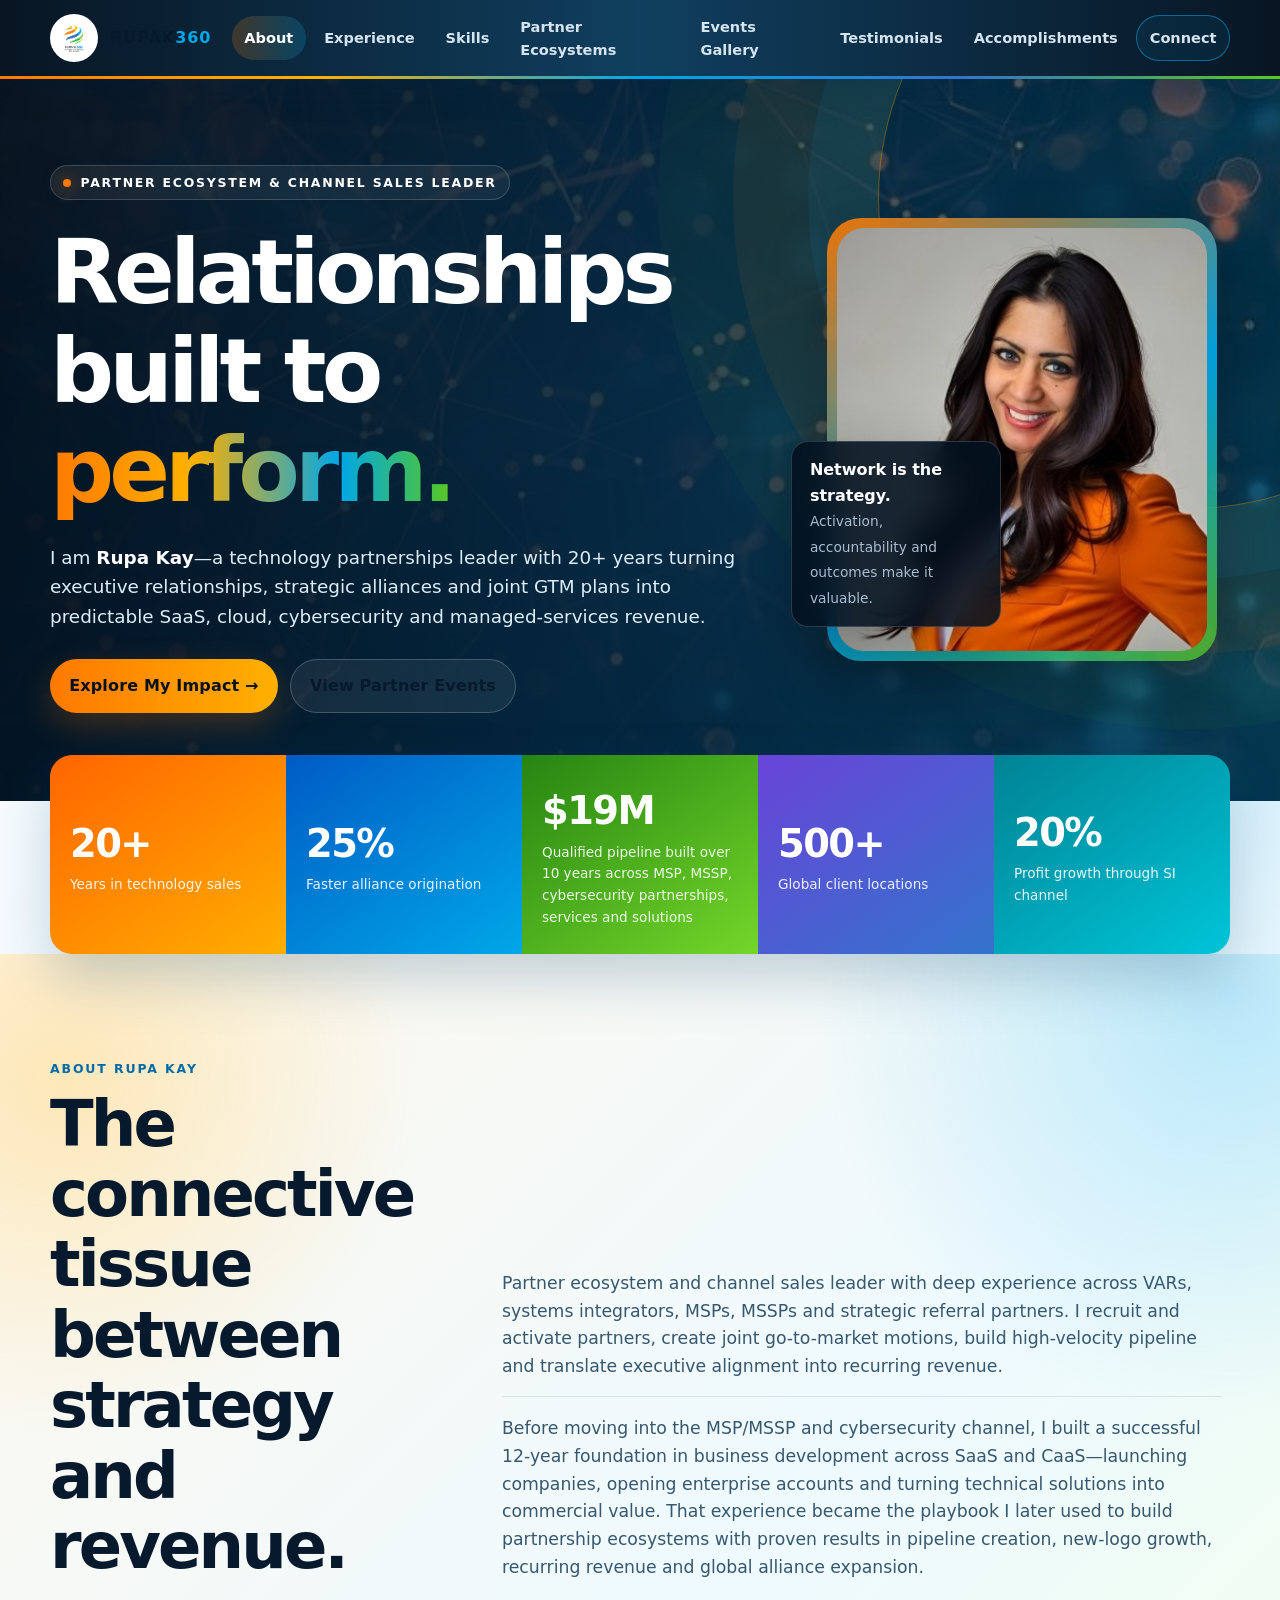
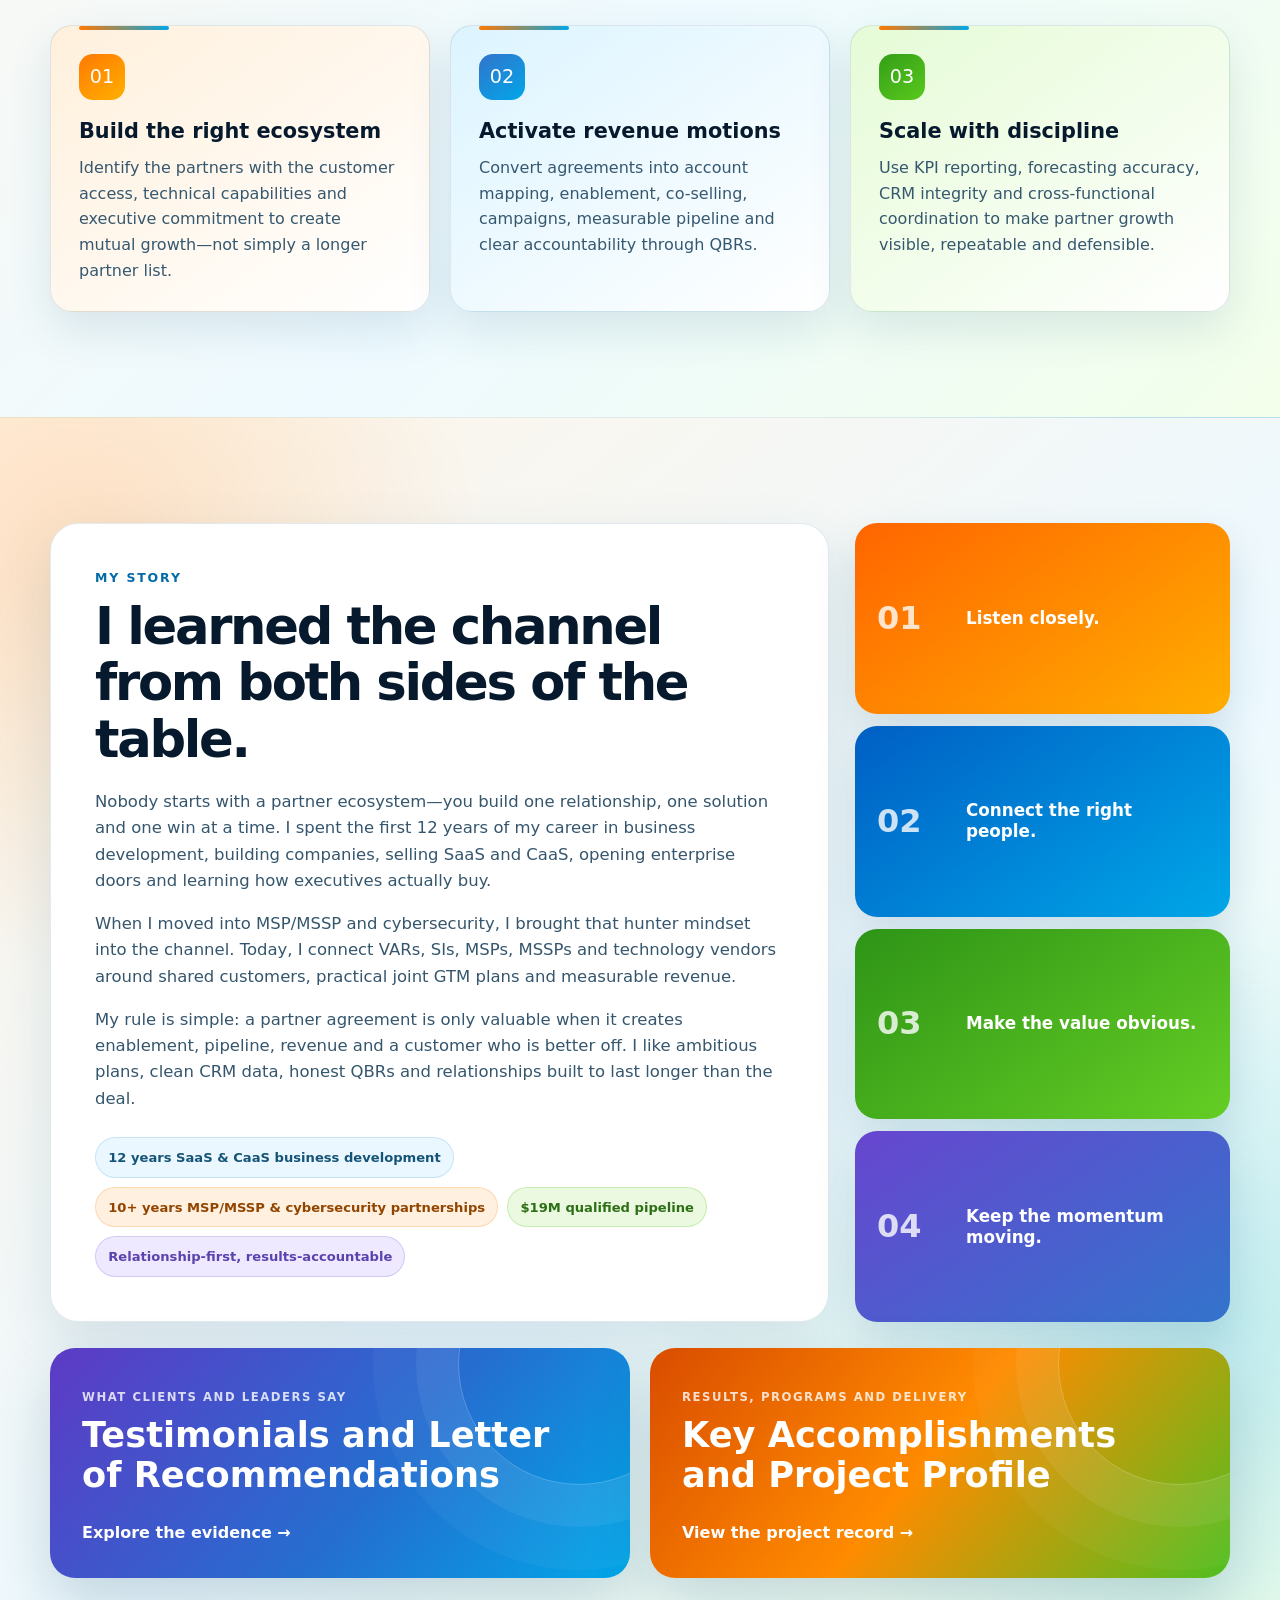
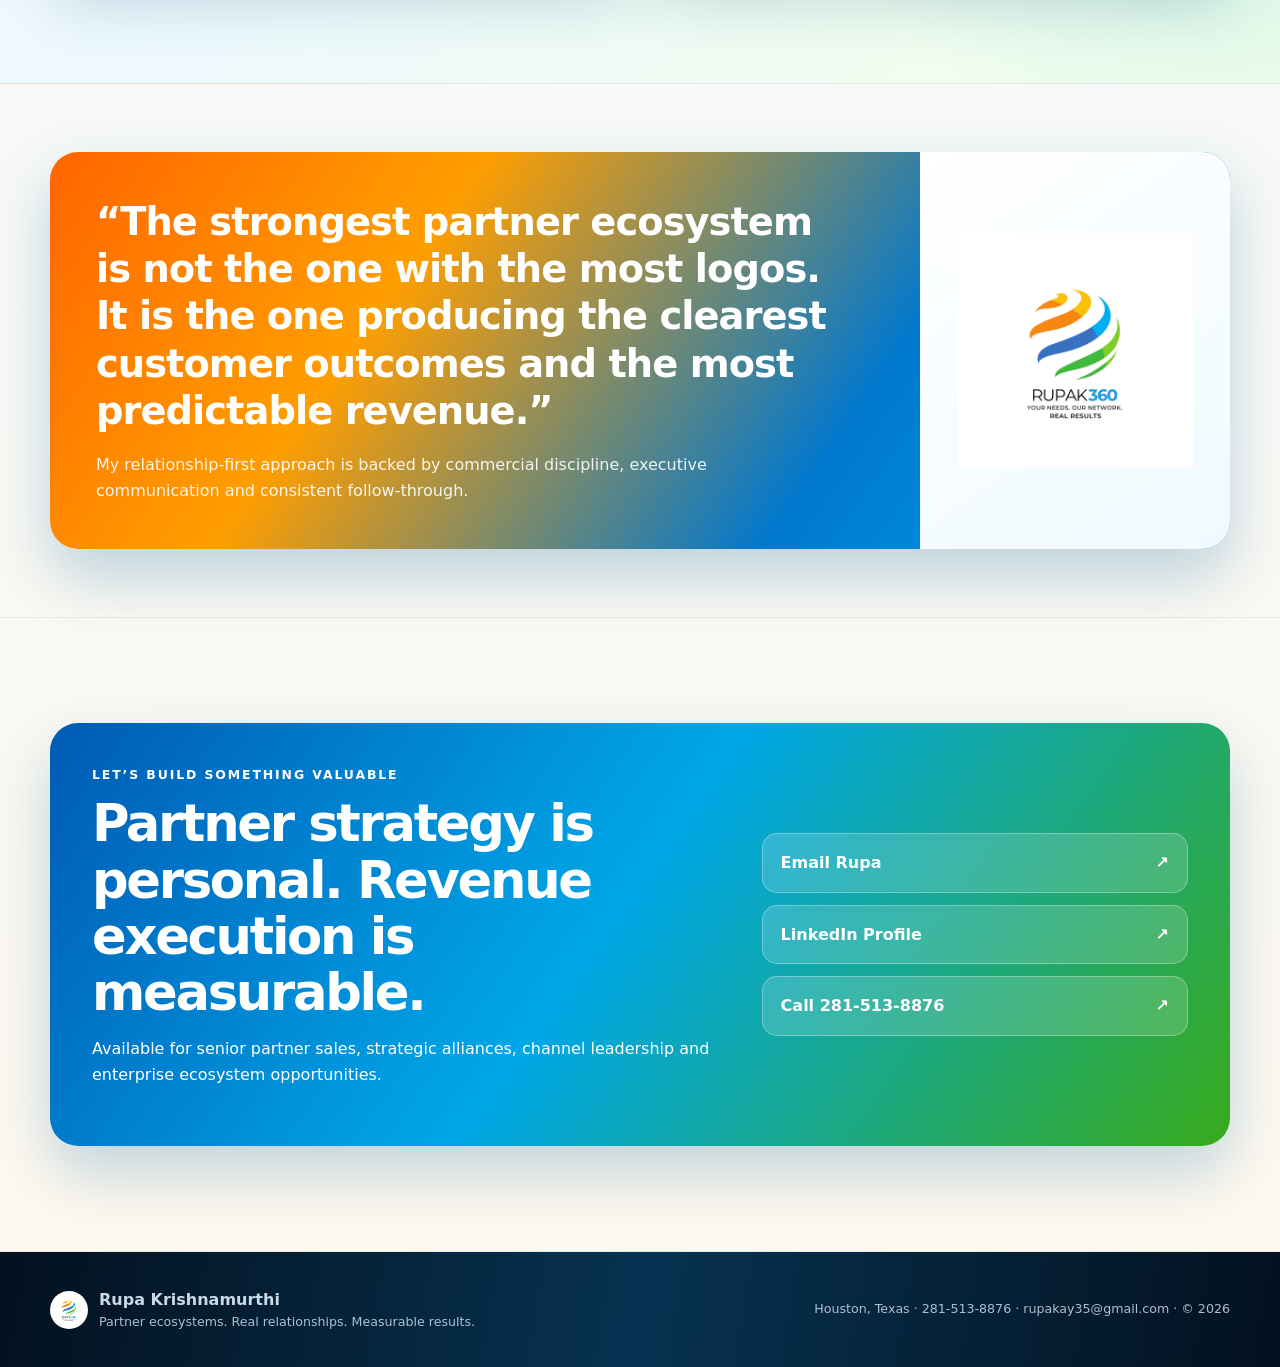
<file: index.html>
<!doctype html>
<html lang="en">
<head>
  <meta charset="utf-8">
  <meta name="viewport" content="width=device-width, initial-scale=1">
  <meta name="description" content="Rupa Kay's portfolio: partner ecosystem development, channel sales, strategic alliances and technology partner events.">
  <title>Rupa Kay | Partner Ecosystem & Channel Sales Leader</title>
  <link rel="icon" href="assets/rupak360-logo.png">
  <link rel="stylesheet" href="styles.css">
</head>
<body class="page-about">
<a class="skip-link" href="#main">Skip to content</a>

<header class="site-header">
  <div class="container navbar">
    <a class="brand" href="index.html" aria-label="RUPAK360 home">
      <img src="assets/rupak360-logo.png" alt="RUPAK360 logo">
      <span>RUPAK<strong>360</strong></span>
    </a>
    <button class="menu-button" aria-expanded="false" aria-label="Open navigation">☰</button>
    <nav class="nav-links" aria-label="Main navigation">
      <a href="index.html">About</a>
      <a href="experience.html">Experience</a>
      <a href="skills.html">Skills</a>
      <a href="ecosystem.html">Partner Ecosystems</a>
      <a href="events.html">Events Gallery</a>
      <a href="testimonials.html">Testimonials</a>
      <a href="accomplishments.html">Accomplishments</a>
      <a class="nav-cta" href="mailto:rupakay35@gmail.com">Connect</a>
    </nav>
  </div>
</header>

<main id="main">

<section class="hero">
  <div class="container hero-grid">
    <div>
      <span class="eyebrow">Partner Ecosystem & Channel Sales Leader</span>
      <h1>Relationships built to <span class="gradient-text">perform.</span></h1>
      <p class="hero-copy">I am <strong>Rupa Kay</strong>—a technology partnerships leader with 20+ years turning executive relationships, strategic alliances and joint GTM plans into predictable SaaS, cloud, cybersecurity and managed-services revenue.</p>
      <div class="button-row">
        <a class="button button-primary" href="experience.html">Explore My Impact →</a>
        <a class="button button-secondary" href="events.html">View Partner Events</a>
      </div>
    </div>
    <div class="portrait-card reveal">
      <img src="assets/rupa-kay-headshot.jpg" alt="Professional portrait of Rupa Kay">
      <div class="portrait-badge"><strong>Network is the strategy.</strong><span>Activation, accountability and outcomes make it valuable.</span></div>
    </div>
  </div>
</section>

<div class="metrics">
  <div class="container metric-grid">
    <div class="metric"><strong data-count="20" data-suffix="+">20+</strong><span>Years in technology sales</span></div>
    <div class="metric"><strong data-count="25" data-suffix="%">25%</strong><span>Faster alliance origination</span></div>
    <div class="metric"><strong data-prefix="$" data-count="19" data-suffix="M">$19M</strong><span>Qualified pipeline built over 10 years across MSP, MSSP, cybersecurity partnerships, services and solutions</span></div>
    <div class="metric"><strong data-count="500" data-suffix="+">500+</strong><span>Global client locations</span></div>
    <div class="metric"><strong data-count="20" data-suffix="%">20%</strong><span>Profit growth through SI channel</span></div>
  </div>
</div>

<section class="section">
  <div class="container">
    <div class="section-header reveal">
      <div><div class="section-kicker">About Rupa Kay</div><h2>The connective tissue between strategy and revenue.</h2></div>
      <div class="about-copy">
        <p class="section-lead">Partner ecosystem and channel sales leader with deep experience across VARs, systems integrators, MSPs, MSSPs and strategic referral partners. I recruit and activate partners, create joint go-to-market motions, build high-velocity pipeline and translate executive alignment into recurring revenue.</p>
        <p class="section-lead about-journey">Before moving into the MSP/MSSP and cybersecurity channel, I built a successful 12-year foundation in business development across SaaS and CaaS—launching companies, opening enterprise accounts and turning technical solutions into commercial value. That experience became the playbook I later used to build partnership ecosystems with proven results in pipeline creation, new-logo growth, recurring revenue and global alliance expansion.</p>
      </div>
    </div>
    <div class="card-grid">
      <article class="card reveal"><div class="icon-chip">01</div><h3>Build the right ecosystem</h3><p>Identify the partners with the customer access, technical capabilities and executive commitment to create mutual growth—not simply a longer partner list.</p></article>
      <article class="card reveal"><div class="icon-chip">02</div><h3>Activate revenue motions</h3><p>Convert agreements into account mapping, enablement, co-selling, campaigns, measurable pipeline and clear accountability through QBRs.</p></article>
      <article class="card reveal"><div class="icon-chip">03</div><h3>Scale with discipline</h3><p>Use KPI reporting, forecasting accuracy, CRM integrity and cross-functional coordination to make partner growth visible, repeatable and defensible.</p></article>
    </div>
  </div>
</section>


<section class="section story-section" id="my-story">
  <div class="container">
    <div class="story-grid reveal">
      <div class="story-copy">
        <div class="section-kicker">My Story</div>
        <h2>I learned the channel from both sides of the table.</h2>
        <p>Nobody starts with a partner ecosystem—you build one relationship, one solution and one win at a time. I spent the first 12 years of my career in business development, building companies, selling SaaS and CaaS, opening enterprise doors and learning how executives actually buy.</p>
        <p>When I moved into MSP/MSSP and cybersecurity, I brought that hunter mindset into the channel. Today, I connect VARs, SIs, MSPs, MSSPs and technology vendors around shared customers, practical joint GTM plans and measurable revenue.</p>
        <p>My rule is simple: a partner agreement is only valuable when it creates enablement, pipeline, revenue and a customer who is better off. I like ambitious plans, clean CRM data, honest QBRs and relationships built to last longer than the deal.</p>
        <div class="story-tags" aria-label="Career highlights">
          <span>12 years SaaS &amp; CaaS business development</span>
          <span>10+ years MSP/MSSP &amp; cybersecurity partnerships</span>
          <span>$19M qualified pipeline</span>
          <span>Relationship-first, results-accountable</span>
        </div>
      </div>
      <aside class="story-rail">
        <div class="story-number"><strong>01</strong><span>Listen closely.</span></div>
        <div class="story-number"><strong>02</strong><span>Connect the right people.</span></div>
        <div class="story-number"><strong>03</strong><span>Make the value obvious.</span></div>
        <div class="story-number"><strong>04</strong><span>Keep the momentum moving.</span></div>
      </aside>
    </div>
    <div class="proof-link-grid reveal">
      <a class="proof-link proof-link-testimonials" href="testimonials.html">
        <span class="proof-link-kicker">What clients and leaders say</span>
        <strong>Testimonials and Letter of Recommendations</strong>
        <span class="proof-link-arrow">Explore the evidence →</span>
      </a>
      <a class="proof-link proof-link-results" href="accomplishments.html">
        <span class="proof-link-kicker">Results, programs and delivery</span>
        <strong>Key Accomplishments and Project Profile</strong>
        <span class="proof-link-arrow">View the project record →</span>
      </a>
    </div>
  </div>
</section>

<section class="section-tight">
  <div class="container quote-panel reveal">
    <div class="quote-content">
      <blockquote>“The strongest partner ecosystem is not the one with the most logos. It is the one producing the clearest customer outcomes and the most predictable revenue.”</blockquote>
      <p>My relationship-first approach is backed by commercial discipline, executive communication and consistent follow-through.</p>
    </div>
    <div class="quote-logo"><img src="assets/rupak360-logo.png" alt="RUPAK360: Your needs. Our network. Real results."></div>
  </div>
</section>

<section class="section">
  <div class="container contact-panel reveal">
    <div><div class="section-kicker">Let’s Build Something Valuable</div><h2>Partner strategy is personal. Revenue execution is measurable.</h2><p>Available for senior partner sales, strategic alliances, channel leadership and enterprise ecosystem opportunities.</p></div>
    <div class="contact-links">
      <a class="contact-link" href="mailto:rupakay35@gmail.com">Email Rupa <span>↗</span></a>
      <a class="contact-link" href="https://linkedin.com/in/rupak360">LinkedIn Profile <span>↗</span></a>
      <a class="contact-link" href="tel:+12815138876">Call 281-513-8876 <span>↗</span></a>
    </div>
  </div>
</section>

</main>

<footer class="site-footer">
  <div class="container footer-grid">
    <div class="footer-brand">
      <img src="assets/rupak360-logo.png" alt="">
      <div><strong>Rupa Krishnamurthi</strong><div class="small-note">Partner ecosystems. Real relationships. Measurable results.</div></div>
    </div>
    <div class="small-note">Houston, Texas · 281-513-8876 · rupakay35@gmail.com · © <span data-year></span></div>
  </div>
</footer>
<script src="script.js"></script>

</body>
</html>
</file>
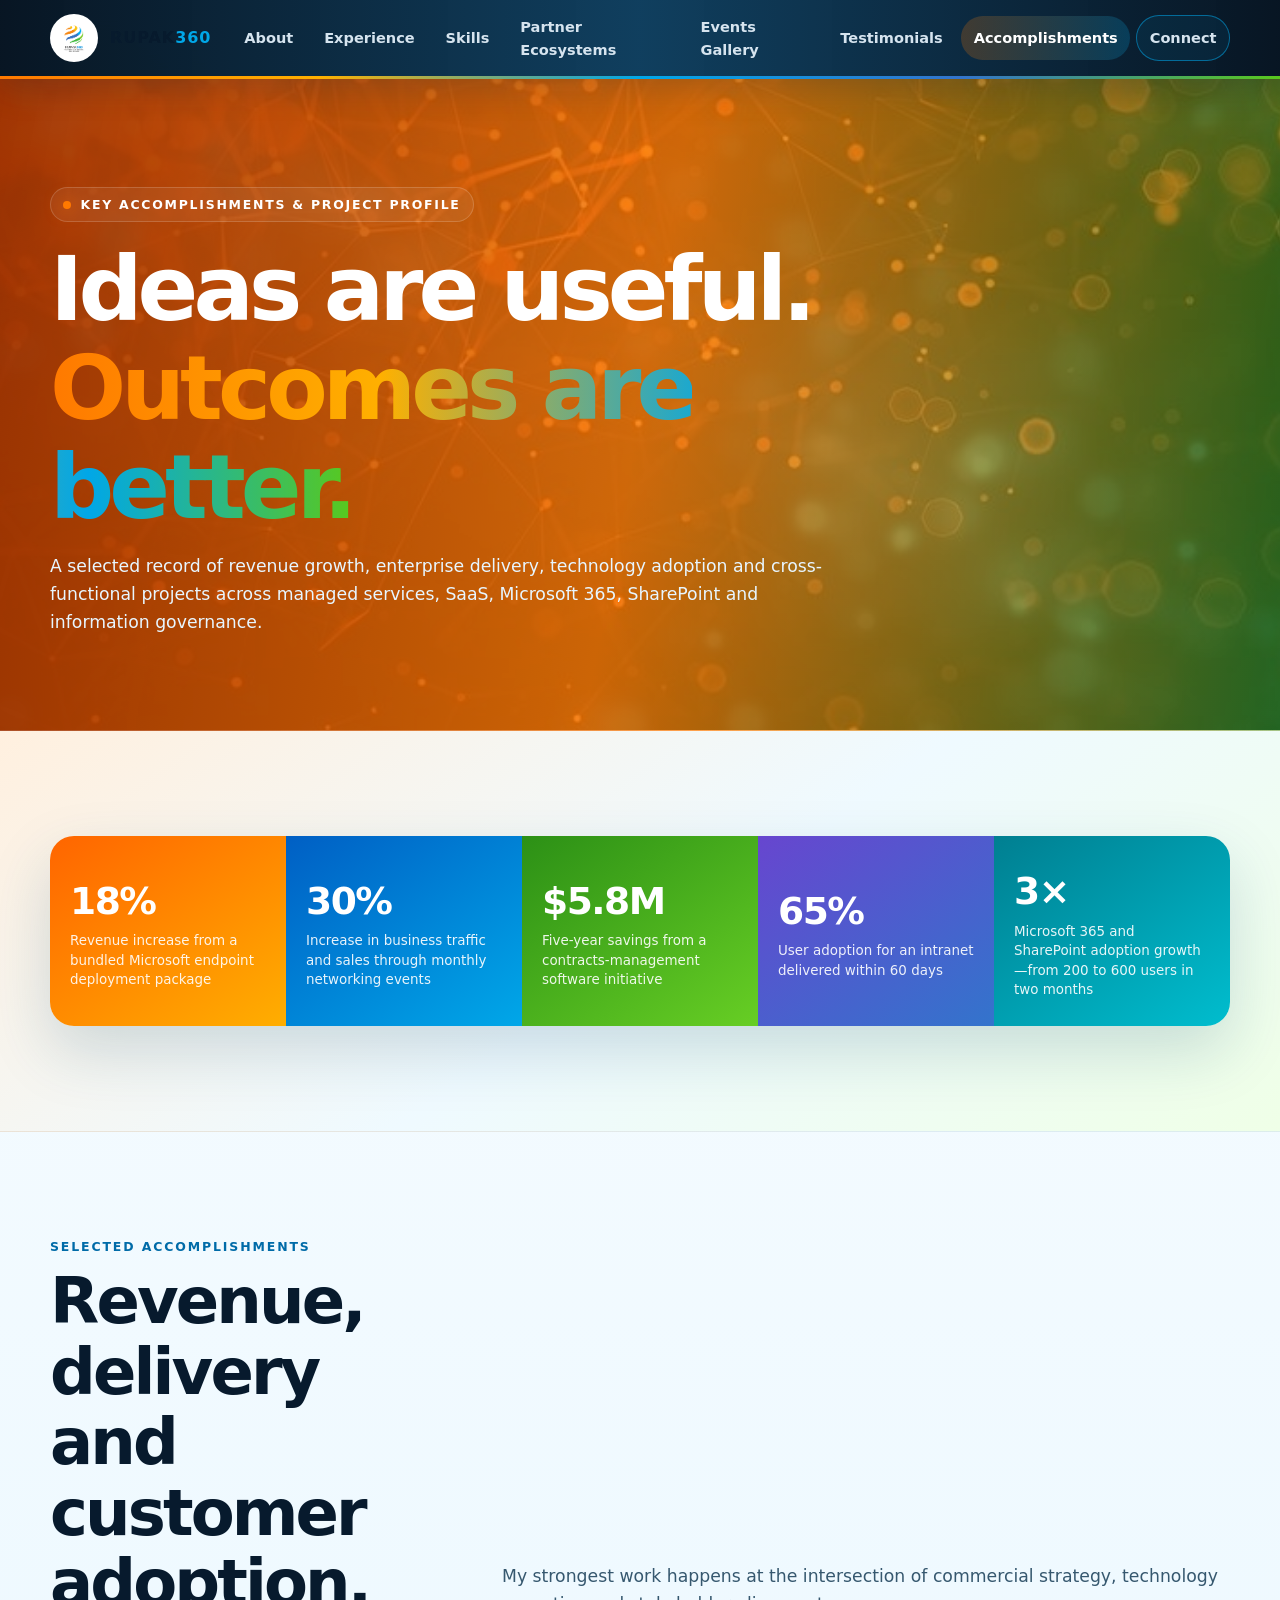
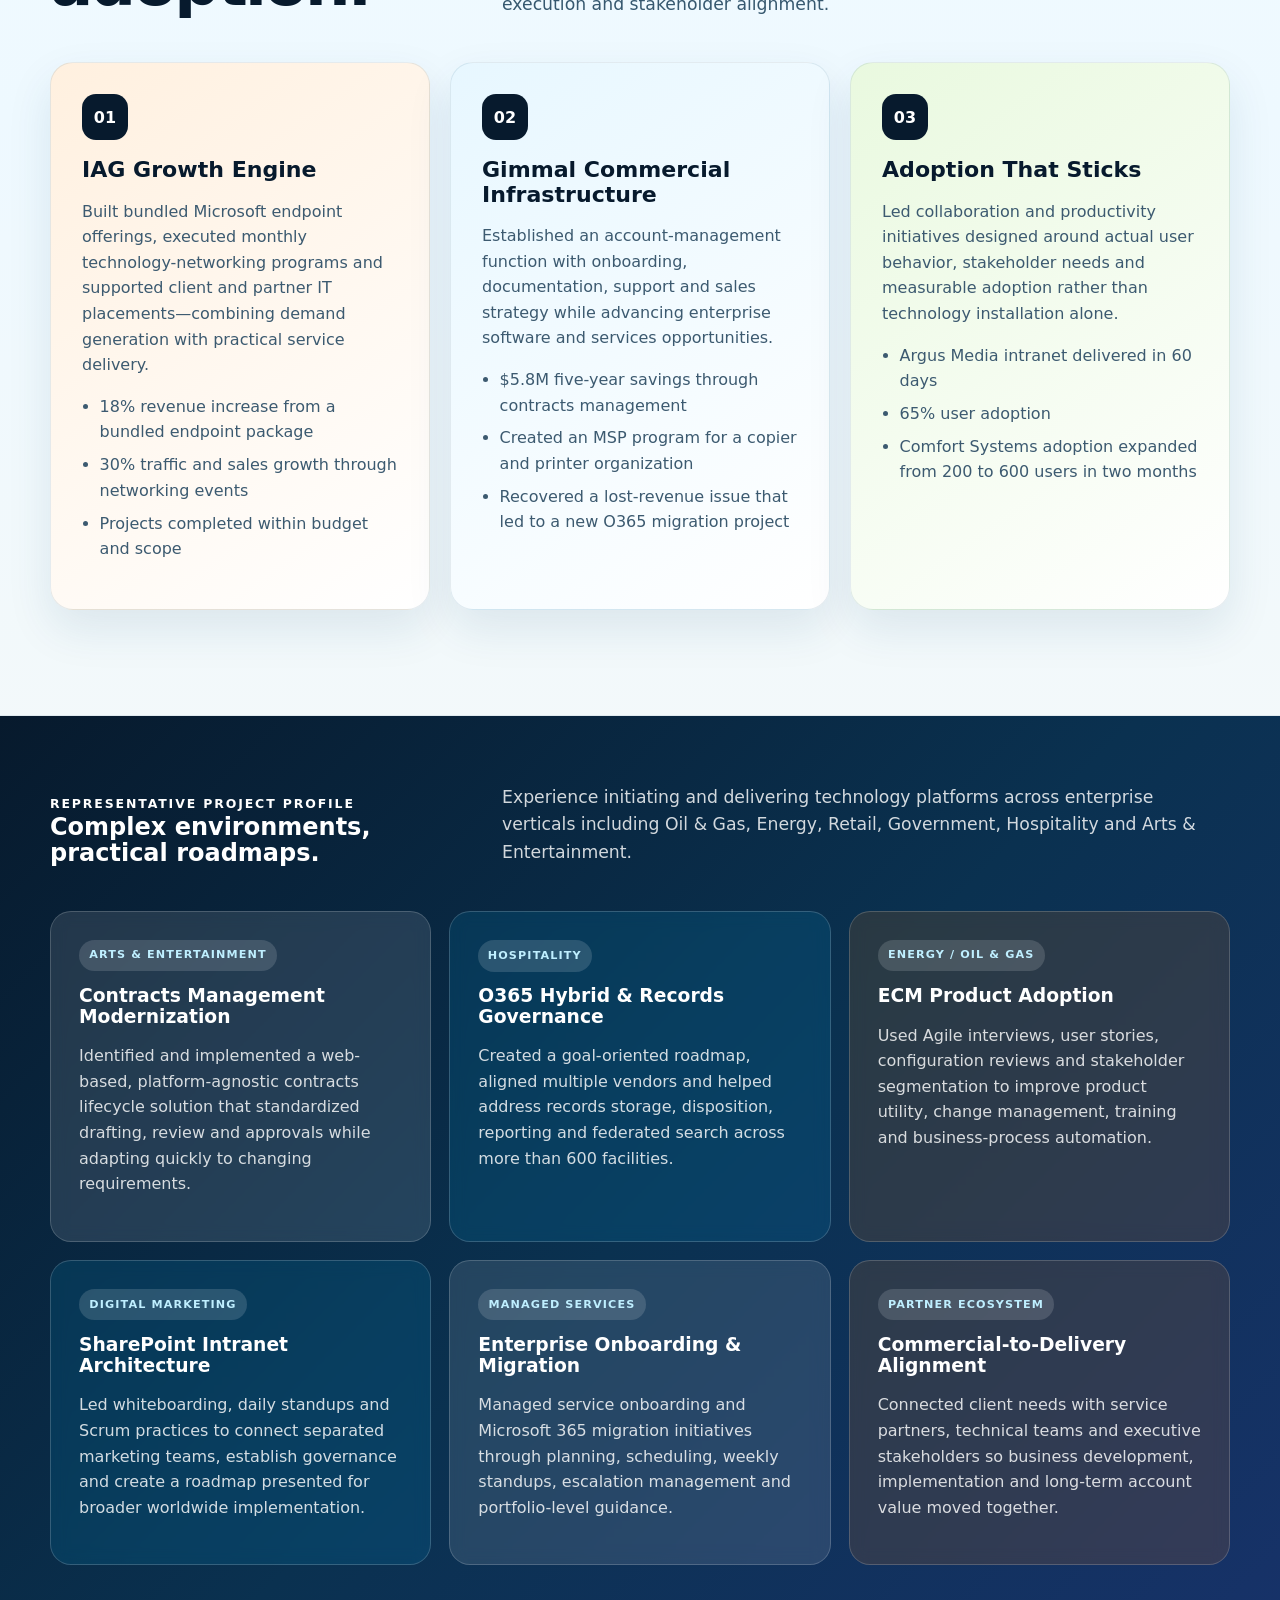
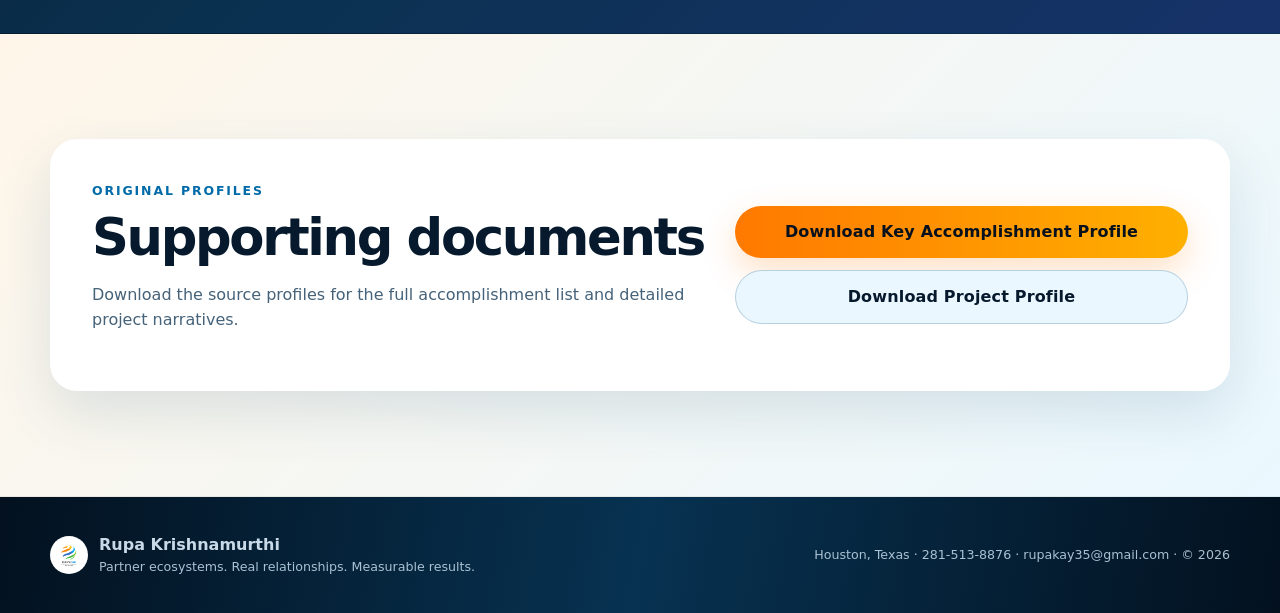
<file: accomplishments.html>
<!doctype html>
<html lang="en">
<head>
  <meta charset="utf-8">
  <meta name="viewport" content="width=device-width, initial-scale=1">
  <meta name="description" content="Selected accomplishments and project profiles spanning technology sales, managed services, SaaS, Microsoft 365, SharePoint and enterprise delivery.">
  <title>Key Accomplishments &amp; Project Profile | Rupa Kay</title>
  <link rel="icon" href="assets/rupak360-logo.png">
  <link rel="stylesheet" href="styles.css">
</head>
<body class="page-accomplishments">
<a class="skip-link" href="#main">Skip to content</a>
<header class="site-header">
  <div class="container navbar">
    <a class="brand" href="index.html" aria-label="RUPAK360 home">
      <img src="assets/rupak360-logo.png" alt="RUPAK360 logo">
      <span>RUPAK<strong>360</strong></span>
    </a>
    <button class="menu-button" aria-expanded="false" aria-label="Open navigation">☰</button>
    <nav class="nav-links" aria-label="Main navigation">
      <a href="index.html">About</a>
      <a href="experience.html">Experience</a>
      <a href="skills.html">Skills</a>
      <a href="ecosystem.html">Partner Ecosystems</a>
      <a href="events.html">Events Gallery</a>
      <a href="testimonials.html">Testimonials</a>
      <a href="accomplishments.html">Accomplishments</a>
      <a class="nav-cta" href="mailto:rupakay35@gmail.com">Connect</a>
    </nav>
  </div>
</header>
<main id="main">

<section class="page-hero accomplishments-hero">
  <div class="container">
    <span class="eyebrow">Key Accomplishments &amp; Project Profile</span>
    <h1>Ideas are useful. <span class="gradient-text">Outcomes are better.</span></h1>
    <p>A selected record of revenue growth, enterprise delivery, technology adoption and cross-functional projects across managed services, SaaS, Microsoft 365, SharePoint and information governance.</p>
  </div>
</section>

<section class="section accomplishment-overview-section">
  <div class="container">
    <div class="accomplishment-metrics reveal">
      <div class="accomplishment-metric"><strong>18%</strong><span>Revenue increase from a bundled Microsoft endpoint deployment package</span></div>
      <div class="accomplishment-metric"><strong>30%</strong><span>Increase in business traffic and sales through monthly networking events</span></div>
      <div class="accomplishment-metric"><strong>$5.8M</strong><span>Five-year savings from a contracts-management software initiative</span></div>
      <div class="accomplishment-metric"><strong>65%</strong><span>User adoption for an intranet delivered within 60 days</span></div>
      <div class="accomplishment-metric"><strong>3×</strong><span>Microsoft 365 and SharePoint adoption growth—from 200 to 600 users in two months</span></div>
    </div>
  </div>
</section>

<section class="section">
  <div class="container">
    <div class="section-header reveal">
      <div><div class="section-kicker">Selected Accomplishments</div><h2>Revenue, delivery and customer adoption.</h2></div>
      <p class="section-lead">My strongest work happens at the intersection of commercial strategy, technology execution and stakeholder alignment.</p>
    </div>
    <div class="profile-grid">
      <article class="profile-card reveal"><span class="profile-number">01</span><h3>IAG Growth Engine</h3><p>Built bundled Microsoft endpoint offerings, executed monthly technology-networking programs and supported client and partner IT placements—combining demand generation with practical service delivery.</p><ul><li>18% revenue increase from a bundled endpoint package</li><li>30% traffic and sales growth through networking events</li><li>Projects completed within budget and scope</li></ul></article>
      <article class="profile-card reveal"><span class="profile-number">02</span><h3>Gimmal Commercial Infrastructure</h3><p>Established an account-management function with onboarding, documentation, support and sales strategy while advancing enterprise software and services opportunities.</p><ul><li>$5.8M five-year savings through contracts management</li><li>Created an MSP program for a copier and printer organization</li><li>Recovered a lost-revenue issue that led to a new O365 migration project</li></ul></article>
      <article class="profile-card reveal"><span class="profile-number">03</span><h3>Adoption That Sticks</h3><p>Led collaboration and productivity initiatives designed around actual user behavior, stakeholder needs and measurable adoption rather than technology installation alone.</p><ul><li>Argus Media intranet delivered in 60 days</li><li>65% user adoption</li><li>Comfort Systems adoption expanded from 200 to 600 users in two months</li></ul></article>
    </div>
  </div>
</section>

<section class="section-tight project-profile-section">
  <div class="container">
    <div class="section-header reveal">
      <div><div class="section-kicker">Representative Project Profile</div><h2>Complex environments, practical roadmaps.</h2></div>
      <p class="section-lead">Experience initiating and delivering technology platforms across enterprise verticals including Oil &amp; Gas, Energy, Retail, Government, Hospitality and Arts &amp; Entertainment.</p>
    </div>
    <div class="project-card-grid">
      <article class="project-card reveal"><div class="project-tag">Arts &amp; Entertainment</div><h3>Contracts Management Modernization</h3><p>Identified and implemented a web-based, platform-agnostic contracts lifecycle solution that standardized drafting, review and approvals while adapting quickly to changing requirements.</p></article>
      <article class="project-card reveal"><div class="project-tag">Hospitality</div><h3>O365 Hybrid &amp; Records Governance</h3><p>Created a goal-oriented roadmap, aligned multiple vendors and helped address records storage, disposition, reporting and federated search across more than 600 facilities.</p></article>
      <article class="project-card reveal"><div class="project-tag">Energy / Oil &amp; Gas</div><h3>ECM Product Adoption</h3><p>Used Agile interviews, user stories, configuration reviews and stakeholder segmentation to improve product utility, change management, training and business-process automation.</p></article>
      <article class="project-card reveal"><div class="project-tag">Digital Marketing</div><h3>SharePoint Intranet Architecture</h3><p>Led whiteboarding, daily standups and Scrum practices to connect separated marketing teams, establish governance and create a roadmap presented for broader worldwide implementation.</p></article>
      <article class="project-card reveal"><div class="project-tag">Managed Services</div><h3>Enterprise Onboarding &amp; Migration</h3><p>Managed service onboarding and Microsoft 365 migration initiatives through planning, scheduling, weekly standups, escalation management and portfolio-level guidance.</p></article>
      <article class="project-card reveal"><div class="project-tag">Partner Ecosystem</div><h3>Commercial-to-Delivery Alignment</h3><p>Connected client needs with service partners, technical teams and executive stakeholders so business development, implementation and long-term account value moved together.</p></article>
    </div>
  </div>
</section>

<section class="section document-actions-section">
  <div class="container document-actions reveal">
    <div><div class="section-kicker">Original Profiles</div><h2>Supporting documents</h2><p>Download the source profiles for the full accomplishment list and detailed project narratives.</p></div>
    <div class="document-action-buttons">
      <a class="button button-primary" href="documents/key-accomplishment-profile.docx">Download Key Accomplishment Profile</a>
      <a class="button button-secondary dark-button" href="documents/project-profile.docx">Download Project Profile</a>
    </div>
  </div>
</section>

</main>
<footer class="site-footer">
  <div class="container footer-grid">
    <div class="footer-brand">
      <img src="assets/rupak360-logo.png" alt="">
      <div><strong>Rupa Krishnamurthi</strong><div class="small-note">Partner ecosystems. Real relationships. Measurable results.</div></div>
    </div>
    <div class="small-note">Houston, Texas · 281-513-8876 · rupakay35@gmail.com · © <span data-year></span></div>
  </div>
</footer>
<script src="script.js"></script>
</body>
</html>
</file>
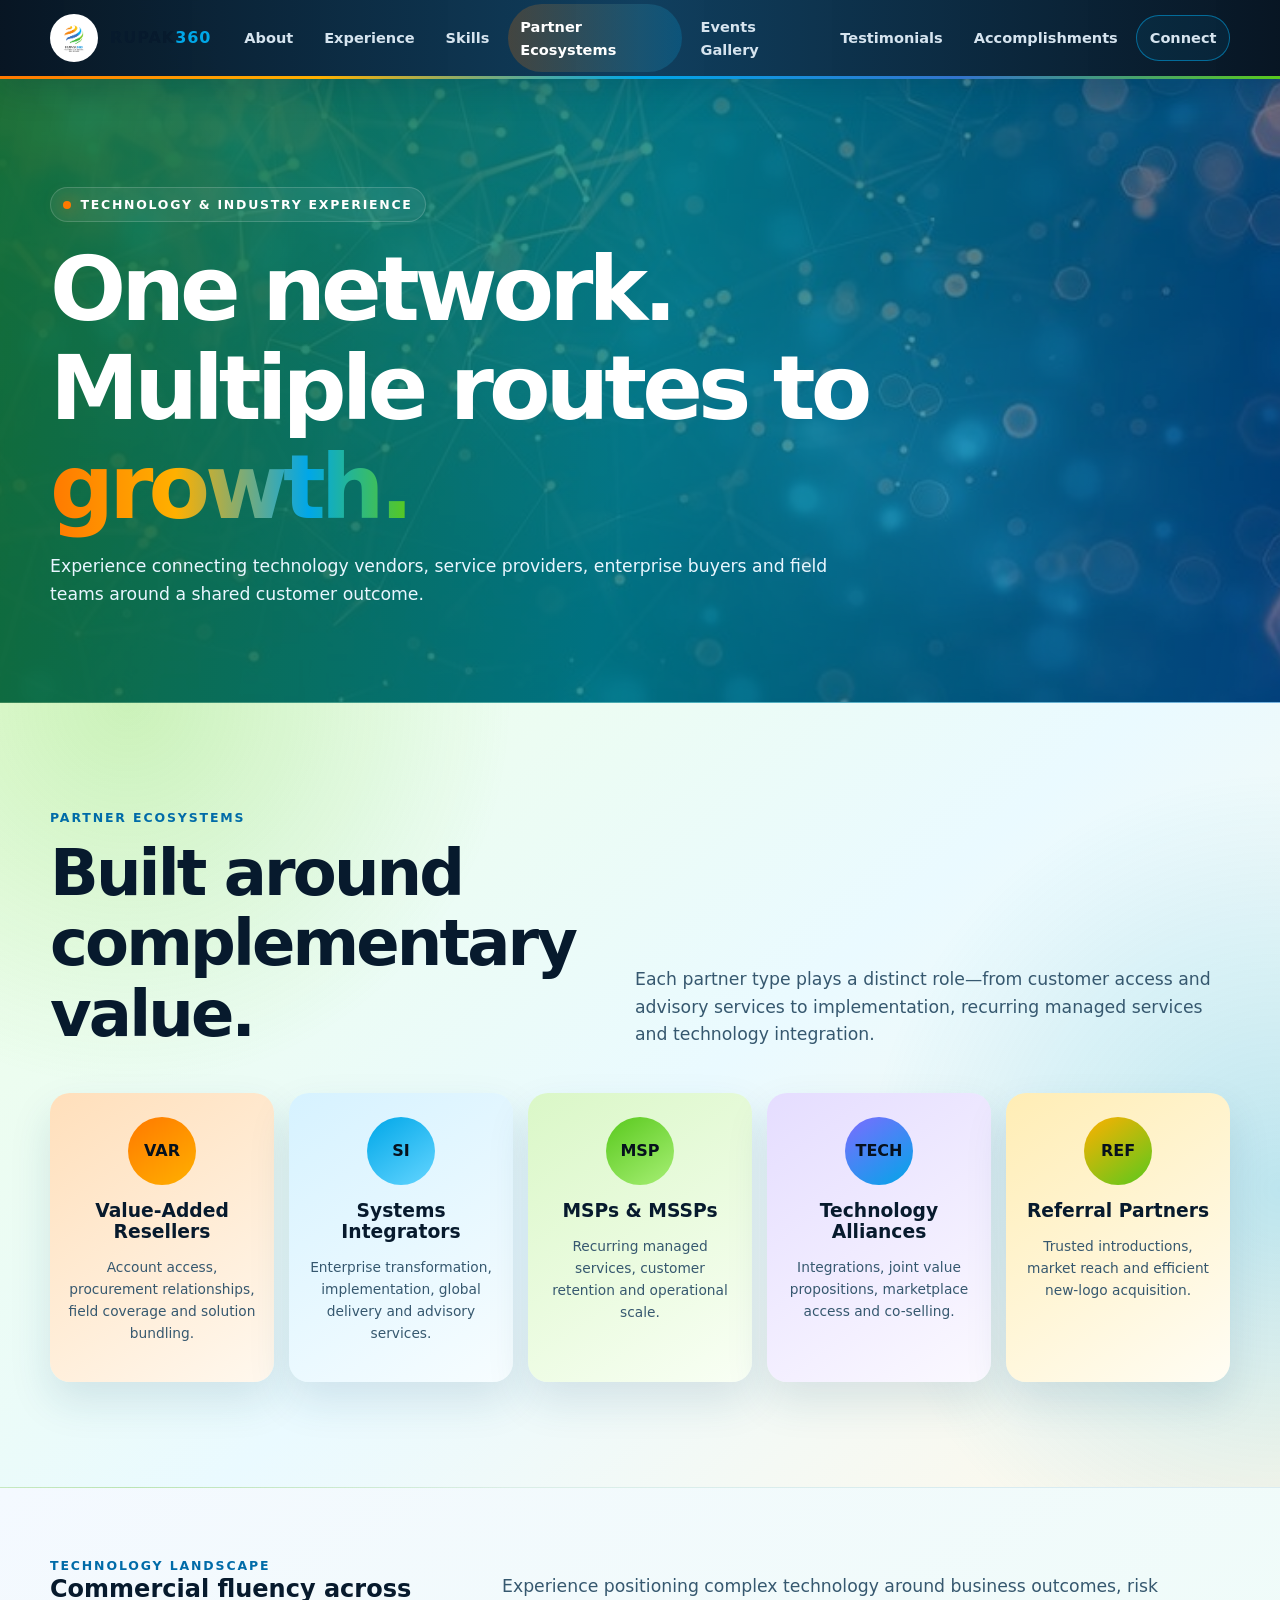
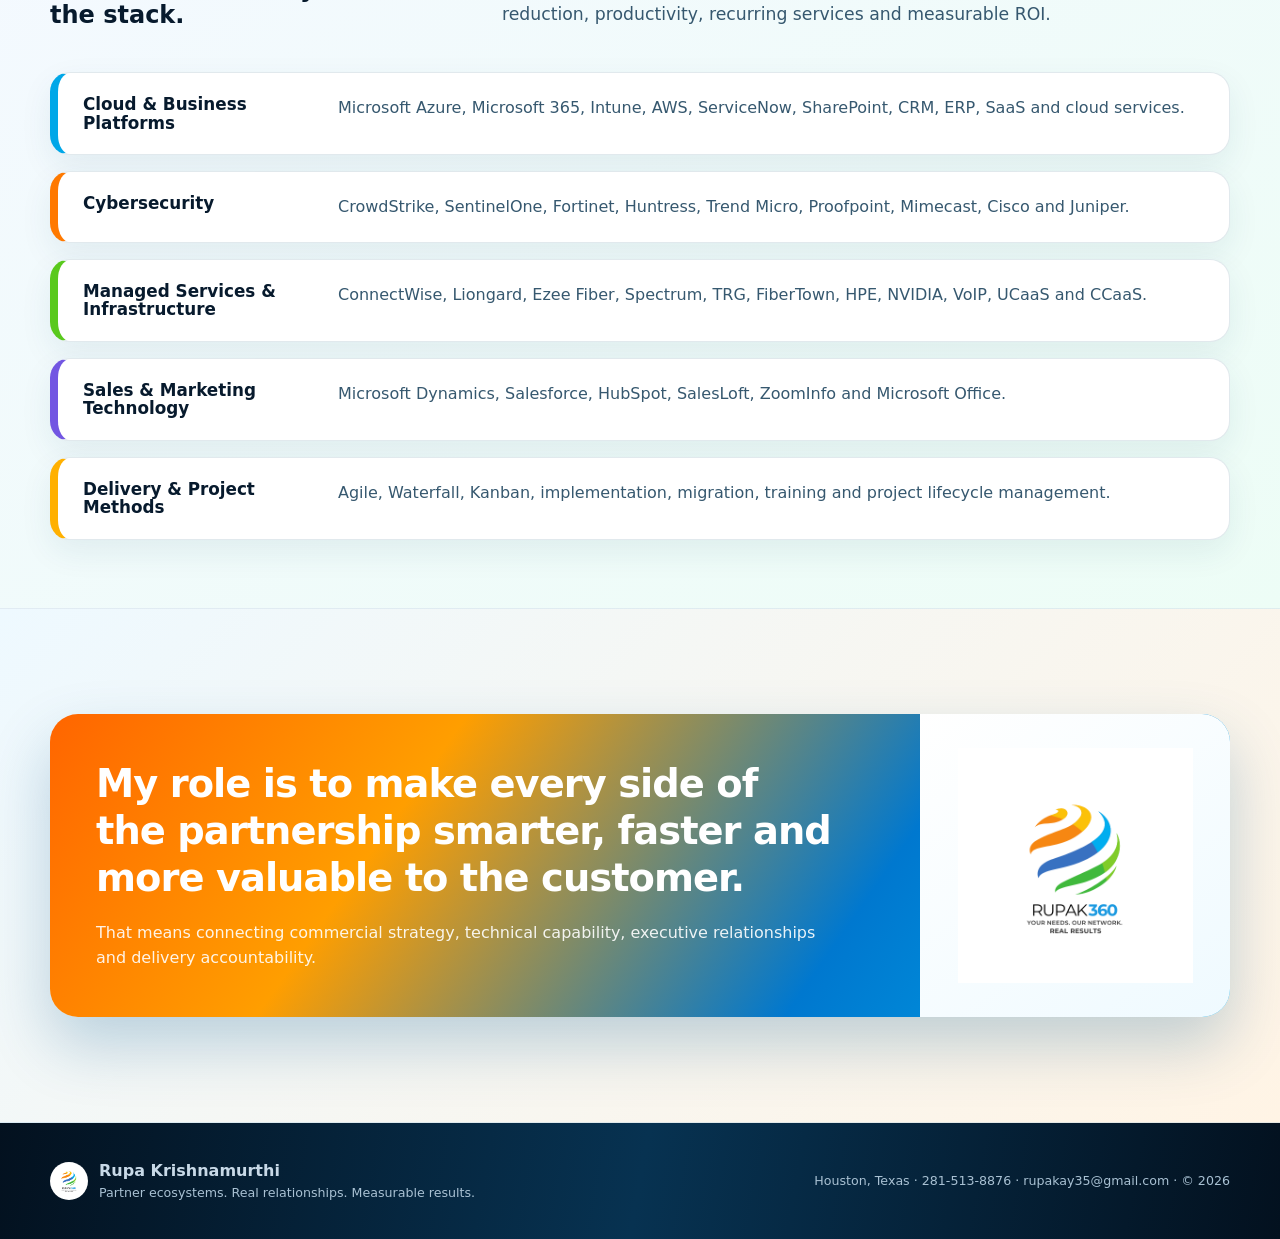
<file: ecosystem.html>
<!doctype html>
<html lang="en">
<head>
  <meta charset="utf-8">
  <meta name="viewport" content="width=device-width, initial-scale=1">
  <meta name="description" content="Technology and industry experience across VARs, SIs, MSPs, MSSPs, cybersecurity, cloud, SaaS and managed services.">
  <title>Partner Ecosystems | Rupa Kay</title>
  <link rel="icon" href="assets/rupak360-logo.png">
  <link rel="stylesheet" href="styles.css">
</head>
<body class="page-ecosystem">
<a class="skip-link" href="#main">Skip to content</a>

<header class="site-header">
  <div class="container navbar">
    <a class="brand" href="index.html" aria-label="RUPAK360 home">
      <img src="assets/rupak360-logo.png" alt="RUPAK360 logo">
      <span>RUPAK<strong>360</strong></span>
    </a>
    <button class="menu-button" aria-expanded="false" aria-label="Open navigation">☰</button>
    <nav class="nav-links" aria-label="Main navigation">
      <a href="index.html">About</a>
      <a href="experience.html">Experience</a>
      <a href="skills.html">Skills</a>
      <a href="ecosystem.html">Partner Ecosystems</a>
      <a href="events.html">Events Gallery</a>
      <a href="testimonials.html">Testimonials</a>
      <a href="accomplishments.html">Accomplishments</a>
      <a class="nav-cta" href="mailto:rupakay35@gmail.com">Connect</a>
    </nav>
  </div>
</header>

<main id="main">

<section class="page-hero">
  <div class="container">
    <span class="eyebrow">Technology & Industry Experience</span>
    <h1>One network. Multiple routes to <span class="gradient-text">growth.</span></h1>
    <p>Experience connecting technology vendors, service providers, enterprise buyers and field teams around a shared customer outcome.</p>
  </div>
</section>

<section class="section">
  <div class="container">
    <div class="section-header reveal"><div><div class="section-kicker">Partner Ecosystems</div><h2>Built around complementary value.</h2></div><p class="section-lead">Each partner type plays a distinct role—from customer access and advisory services to implementation, recurring managed services and technology integration.</p></div>
    <div class="ecosystem-grid">
      <article class="ecosystem-card reveal"><div class="orb">VAR</div><h3>Value-Added Resellers</h3><p>Account access, procurement relationships, field coverage and solution bundling.</p></article>
      <article class="ecosystem-card reveal"><div class="orb">SI</div><h3>Systems Integrators</h3><p>Enterprise transformation, implementation, global delivery and advisory services.</p></article>
      <article class="ecosystem-card reveal"><div class="orb">MSP</div><h3>MSPs & MSSPs</h3><p>Recurring managed services, customer retention and operational scale.</p></article>
      <article class="ecosystem-card reveal"><div class="orb">TECH</div><h3>Technology Alliances</h3><p>Integrations, joint value propositions, marketplace access and co-selling.</p></article>
      <article class="ecosystem-card reveal"><div class="orb">REF</div><h3>Referral Partners</h3><p>Trusted introductions, market reach and efficient new-logo acquisition.</p></article>
    </div>
  </div>
</section>

<section class="section-tight">
  <div class="container">
    <div class="section-header reveal"><div><div class="section-kicker">Technology Landscape</div><h2>Commercial fluency across the stack.</h2></div><p class="section-lead">Experience positioning complex technology around business outcomes, risk reduction, productivity, recurring services and measurable ROI.</p></div>
    <div class="tech-lanes">
      <article class="tech-lane reveal"><h3>Cloud & Business Platforms</h3><p>Microsoft Azure, Microsoft 365, Intune, AWS, ServiceNow, SharePoint, CRM, ERP, SaaS and cloud services.</p></article>
      <article class="tech-lane reveal"><h3>Cybersecurity</h3><p>CrowdStrike, SentinelOne, Fortinet, Huntress, Trend Micro, Proofpoint, Mimecast, Cisco and Juniper.</p></article>
      <article class="tech-lane reveal"><h3>Managed Services & Infrastructure</h3><p>ConnectWise, Liongard, Ezee Fiber, Spectrum, TRG, FiberTown, HPE, NVIDIA, VoIP, UCaaS and CCaaS.</p></article>
      <article class="tech-lane reveal"><h3>Sales & Marketing Technology</h3><p>Microsoft Dynamics, Salesforce, HubSpot, SalesLoft, ZoomInfo and Microsoft Office.</p></article>
      <article class="tech-lane reveal"><h3>Delivery & Project Methods</h3><p>Agile, Waterfall, Kanban, implementation, migration, training and project lifecycle management.</p></article>
    </div>
  </div>
</section>

<section class="section">
  <div class="container quote-panel reveal">
    <div class="quote-content"><blockquote>My role is to make every side of the partnership smarter, faster and more valuable to the customer.</blockquote><p>That means connecting commercial strategy, technical capability, executive relationships and delivery accountability.</p></div>
    <div class="quote-logo"><img src="assets/rupak360-logo.png" alt="RUPAK360 logo"></div>
  </div>
</section>

</main>

<footer class="site-footer">
  <div class="container footer-grid">
    <div class="footer-brand">
      <img src="assets/rupak360-logo.png" alt="">
      <div><strong>Rupa Krishnamurthi</strong><div class="small-note">Partner ecosystems. Real relationships. Measurable results.</div></div>
    </div>
    <div class="small-note">Houston, Texas · 281-513-8876 · rupakay35@gmail.com · © <span data-year></span></div>
  </div>
</footer>
<script src="script.js"></script>

</body>
</html>
</file>
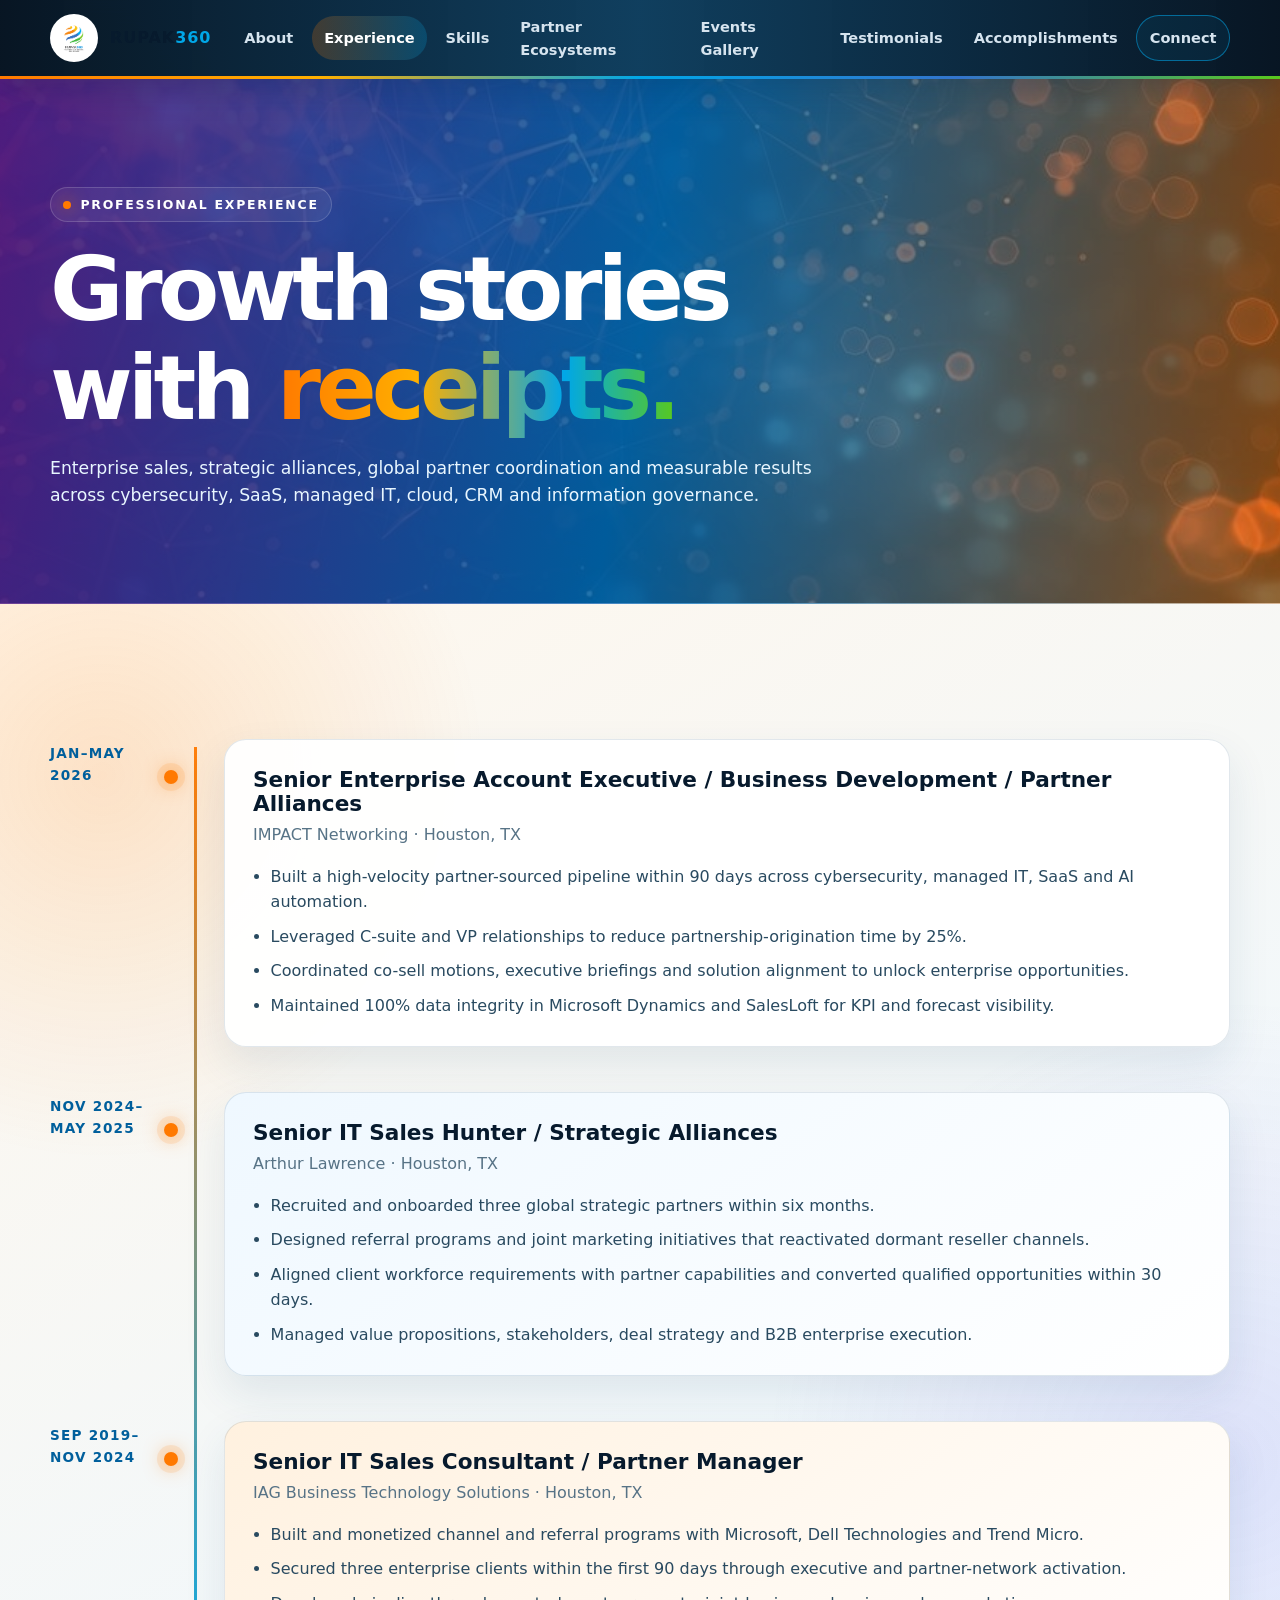
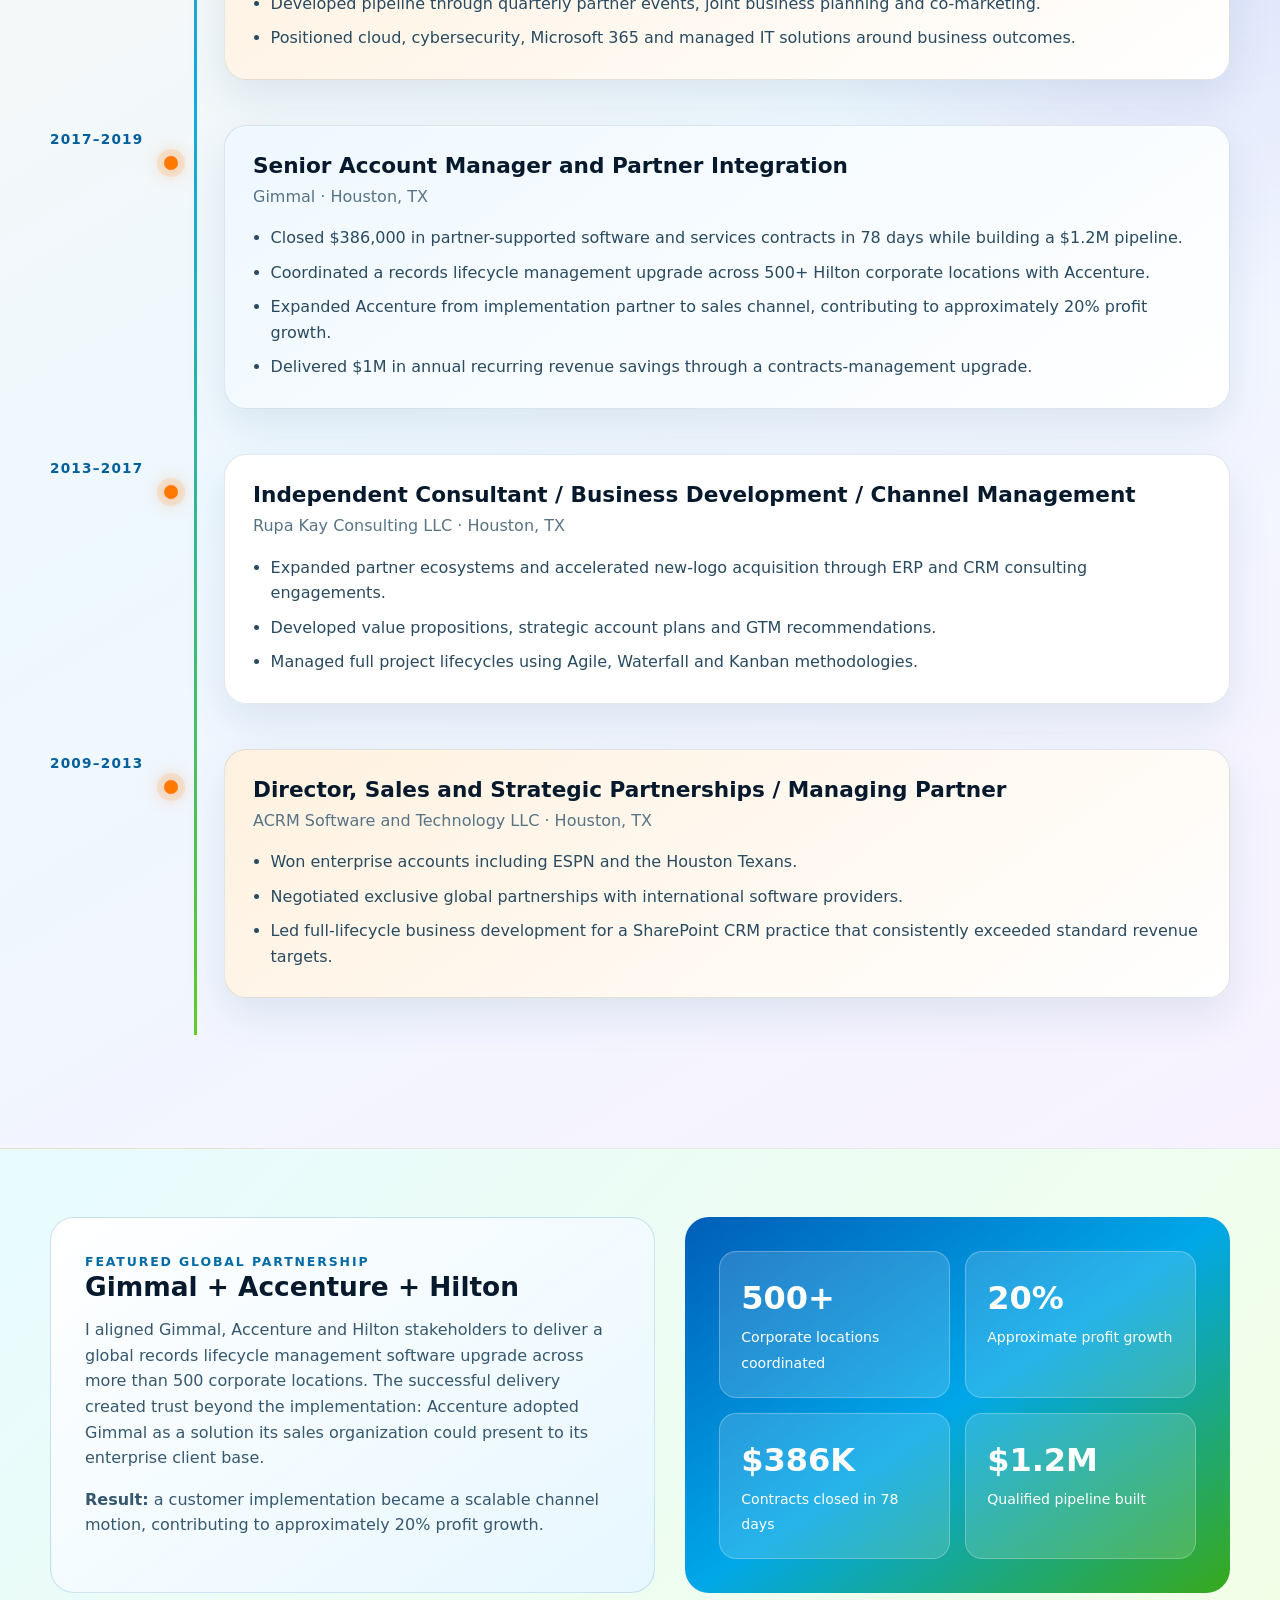
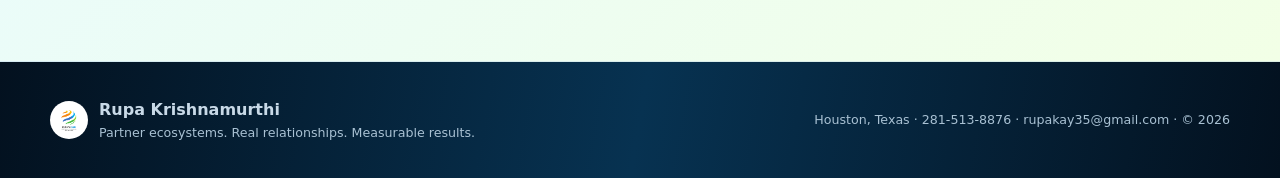
<file: experience.html>
<!doctype html>
<html lang="en">
<head>
  <meta charset="utf-8">
  <meta name="viewport" content="width=device-width, initial-scale=1">
  <meta name="description" content="Rupa Kay's professional experience in enterprise sales, strategic alliances, partner development and technology revenue.">
  <title>Experience | Rupa Kay</title>
  <link rel="icon" href="assets/rupak360-logo.png">
  <link rel="stylesheet" href="styles.css">
</head>
<body class="page-experience">
<a class="skip-link" href="#main">Skip to content</a>

<header class="site-header">
  <div class="container navbar">
    <a class="brand" href="index.html" aria-label="RUPAK360 home">
      <img src="assets/rupak360-logo.png" alt="RUPAK360 logo">
      <span>RUPAK<strong>360</strong></span>
    </a>
    <button class="menu-button" aria-expanded="false" aria-label="Open navigation">☰</button>
    <nav class="nav-links" aria-label="Main navigation">
      <a href="index.html">About</a>
      <a href="experience.html">Experience</a>
      <a href="skills.html">Skills</a>
      <a href="ecosystem.html">Partner Ecosystems</a>
      <a href="events.html">Events Gallery</a>
      <a href="testimonials.html">Testimonials</a>
      <a href="accomplishments.html">Accomplishments</a>
      <a class="nav-cta" href="mailto:rupakay35@gmail.com">Connect</a>
    </nav>
  </div>
</header>

<main id="main">

<section class="page-hero">
  <div class="container">
    <span class="eyebrow">Professional Experience</span>
    <h1>Growth stories with <span class="gradient-text">receipts.</span></h1>
    <p>Enterprise sales, strategic alliances, global partner coordination and measurable results across cybersecurity, SaaS, managed IT, cloud, CRM and information governance.</p>
  </div>
</section>

<section class="section">
  <div class="container">
    <div class="timeline">
      <article class="timeline-item reveal"><div class="timeline-date">Jan–May 2026</div><div class="timeline-body"><h3>Senior Enterprise Account Executive / Business Development / Partner Alliances</h3><div class="role-company">IMPACT Networking · Houston, TX</div><ul><li>Built a high-velocity partner-sourced pipeline within 90 days across cybersecurity, managed IT, SaaS and AI automation.</li><li>Leveraged C-suite and VP relationships to reduce partnership-origination time by 25%.</li><li>Coordinated co-sell motions, executive briefings and solution alignment to unlock enterprise opportunities.</li><li>Maintained 100% data integrity in Microsoft Dynamics and SalesLoft for KPI and forecast visibility.</li></ul></div></article>
      <article class="timeline-item reveal"><div class="timeline-date">Nov 2024–May 2025</div><div class="timeline-body"><h3>Senior IT Sales Hunter / Strategic Alliances</h3><div class="role-company">Arthur Lawrence · Houston, TX</div><ul><li>Recruited and onboarded three global strategic partners within six months.</li><li>Designed referral programs and joint marketing initiatives that reactivated dormant reseller channels.</li><li>Aligned client workforce requirements with partner capabilities and converted qualified opportunities within 30 days.</li><li>Managed value propositions, stakeholders, deal strategy and B2B enterprise execution.</li></ul></div></article>
      <article class="timeline-item reveal"><div class="timeline-date">Sep 2019–Nov 2024</div><div class="timeline-body"><h3>Senior IT Sales Consultant / Partner Manager</h3><div class="role-company">IAG Business Technology Solutions · Houston, TX</div><ul><li>Built and monetized channel and referral programs with Microsoft, Dell Technologies and Trend Micro.</li><li>Secured three enterprise clients within the first 90 days through executive and partner-network activation.</li><li>Developed pipeline through quarterly partner events, joint business planning and co-marketing.</li><li>Positioned cloud, cybersecurity, Microsoft 365 and managed IT solutions around business outcomes.</li></ul></div></article>
      <article class="timeline-item reveal"><div class="timeline-date">2017–2019</div><div class="timeline-body"><h3>Senior Account Manager and Partner Integration</h3><div class="role-company">Gimmal · Houston, TX</div><ul><li>Closed $386,000 in partner-supported software and services contracts in 78 days while building a $1.2M pipeline.</li><li>Coordinated a records lifecycle management upgrade across 500+ Hilton corporate locations with Accenture.</li><li>Expanded Accenture from implementation partner to sales channel, contributing to approximately 20% profit growth.</li><li>Delivered $1M in annual recurring revenue savings through a contracts-management upgrade.</li></ul></div></article>
      <article class="timeline-item reveal"><div class="timeline-date">2013–2017</div><div class="timeline-body"><h3>Independent Consultant / Business Development / Channel Management</h3><div class="role-company">Rupa Kay Consulting LLC · Houston, TX</div><ul><li>Expanded partner ecosystems and accelerated new-logo acquisition through ERP and CRM consulting engagements.</li><li>Developed value propositions, strategic account plans and GTM recommendations.</li><li>Managed full project lifecycles using Agile, Waterfall and Kanban methodologies.</li></ul></div></article>
      <article class="timeline-item reveal"><div class="timeline-date">2009–2013</div><div class="timeline-body"><h3>Director, Sales and Strategic Partnerships / Managing Partner</h3><div class="role-company">ACRM Software and Technology LLC · Houston, TX</div><ul><li>Won enterprise accounts including ESPN and the Houston Texans.</li><li>Negotiated exclusive global partnerships with international software providers.</li><li>Led full-lifecycle business development for a SharePoint CRM practice that consistently exceeded standard revenue targets.</li></ul></div></article>
    </div>
  </div>
</section>

<section class="section-tight">
  <div class="container highlight-case">
    <article class="case-copy reveal">
      <div class="section-kicker">Featured Global Partnership</div>
      <h3>Gimmal + Accenture + Hilton</h3>
      <p>I aligned Gimmal, Accenture and Hilton stakeholders to deliver a global records lifecycle management software upgrade across more than 500 corporate locations. The successful delivery created trust beyond the implementation: Accenture adopted Gimmal as a solution its sales organization could present to its enterprise client base.</p>
      <p><strong>Result:</strong> a customer implementation became a scalable channel motion, contributing to approximately 20% profit growth.</p>
    </article>
    <div class="case-stats reveal">
      <div class="stat-box"><strong>500+</strong><span>Corporate locations coordinated</span></div>
      <div class="stat-box"><strong>20%</strong><span>Approximate profit growth</span></div>
      <div class="stat-box"><strong>$386K</strong><span>Contracts closed in 78 days</span></div>
      <div class="stat-box"><strong>$1.2M</strong><span>Qualified pipeline built</span></div>
    </div>
  </div>
</section>

</main>

<footer class="site-footer">
  <div class="container footer-grid">
    <div class="footer-brand">
      <img src="assets/rupak360-logo.png" alt="">
      <div><strong>Rupa Krishnamurthi</strong><div class="small-note">Partner ecosystems. Real relationships. Measurable results.</div></div>
    </div>
    <div class="small-note">Houston, Texas · 281-513-8876 · rupakay35@gmail.com · © <span data-year></span></div>
  </div>
</footer>
<script src="script.js"></script>

</body>
</html>
</file>
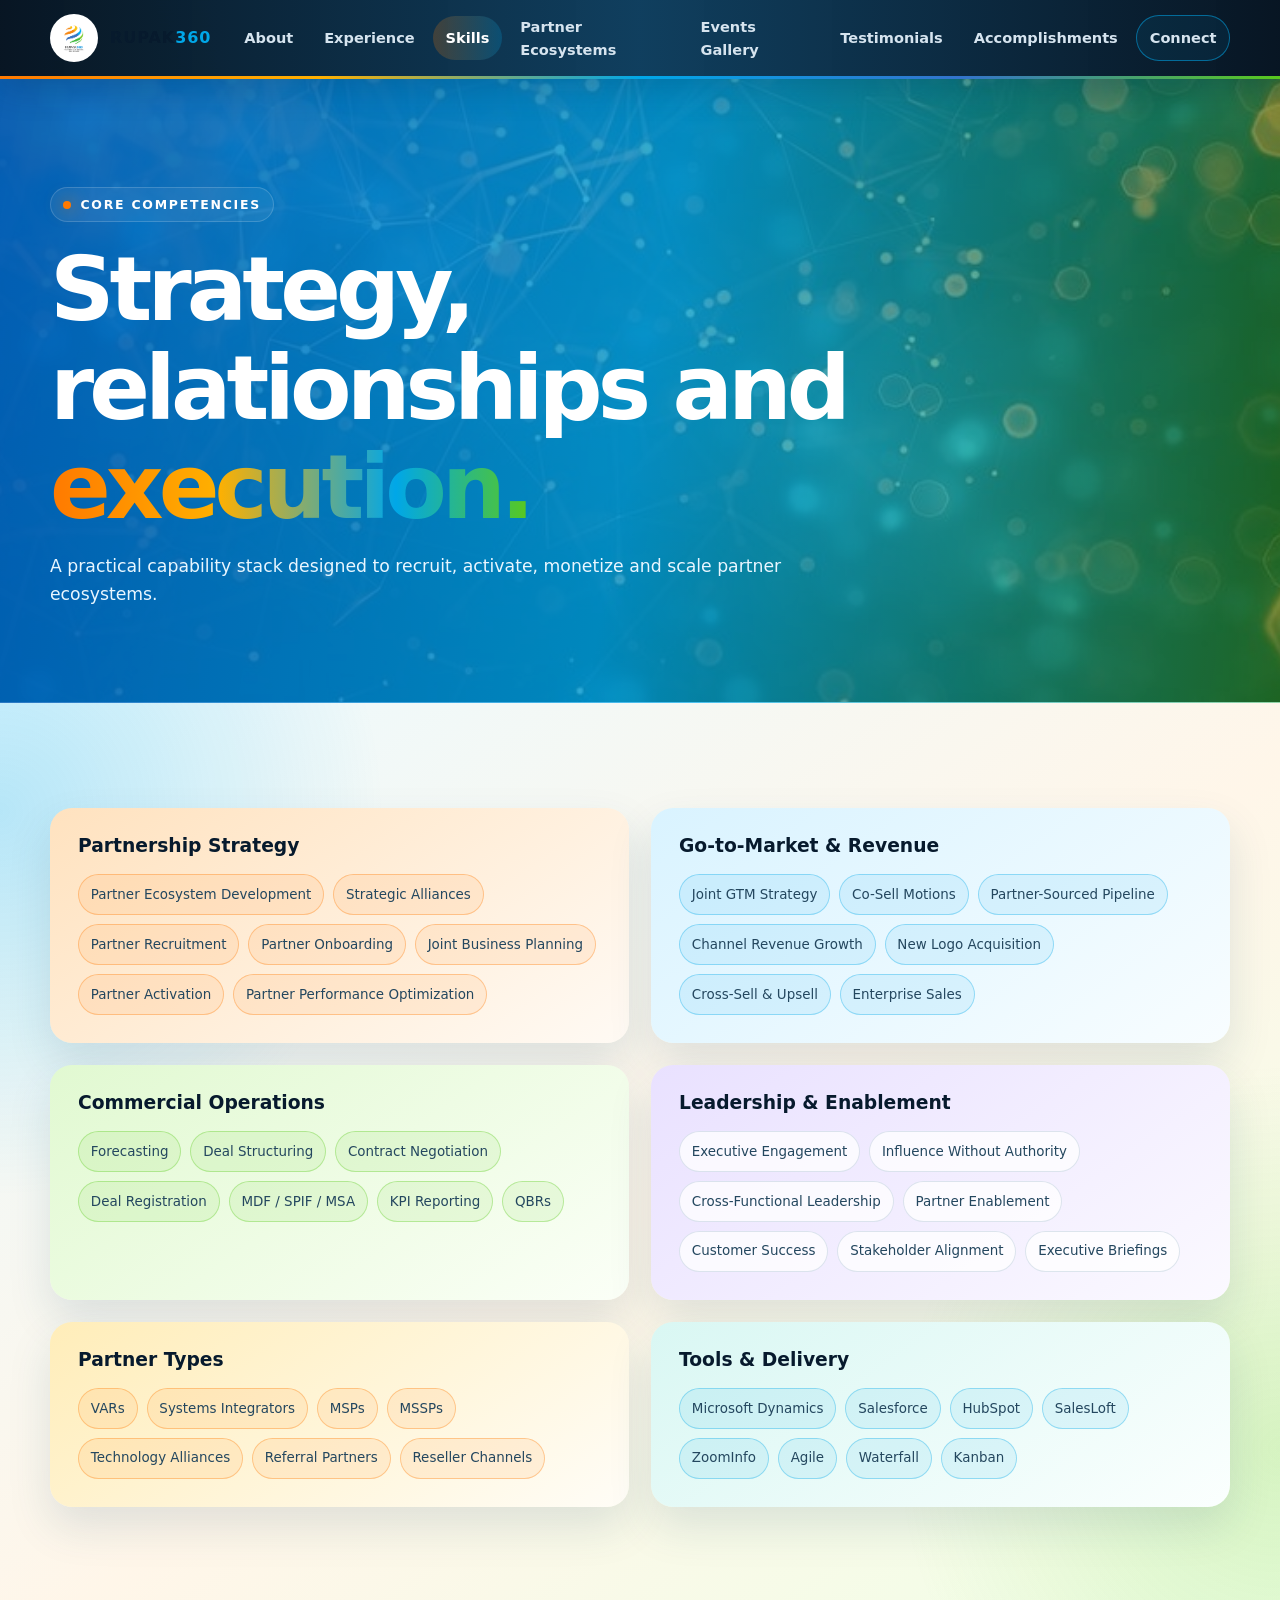
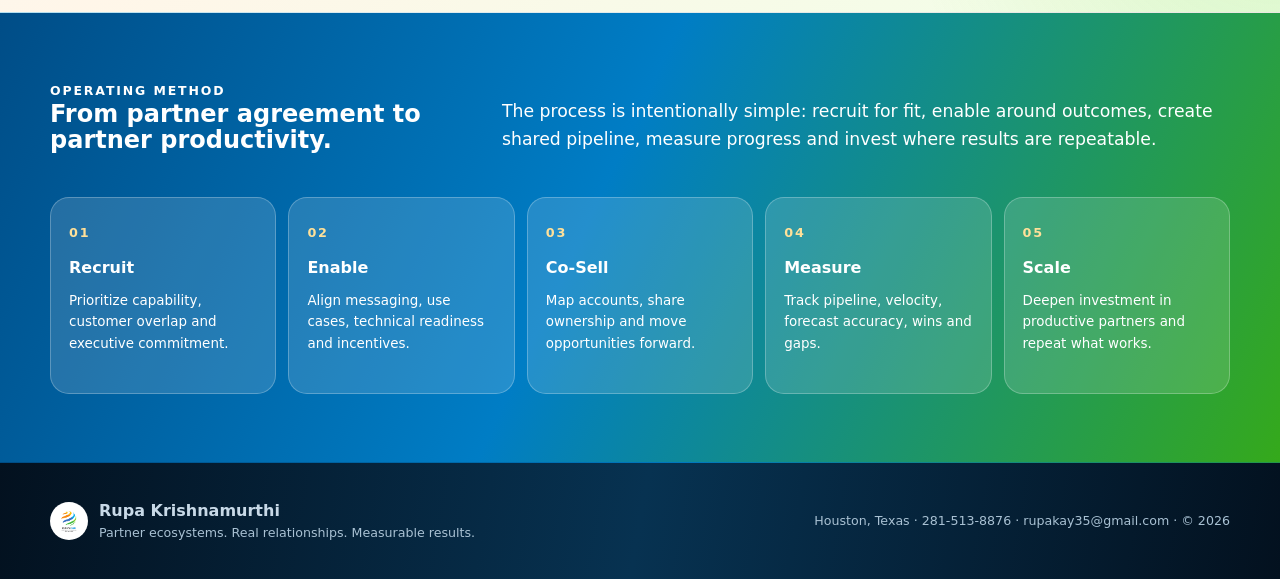
<file: skills.html>
<!doctype html>
<html lang="en">
<head>
  <meta charset="utf-8">
  <meta name="viewport" content="width=device-width, initial-scale=1">
  <meta name="description" content="Core competencies in partner ecosystems, joint go-to-market strategy, co-selling, forecasting and channel sales.">
  <title>Skills | Rupa Kay</title>
  <link rel="icon" href="assets/rupak360-logo.png">
  <link rel="stylesheet" href="styles.css">
</head>
<body class="page-skills">
<a class="skip-link" href="#main">Skip to content</a>

<header class="site-header">
  <div class="container navbar">
    <a class="brand" href="index.html" aria-label="RUPAK360 home">
      <img src="assets/rupak360-logo.png" alt="RUPAK360 logo">
      <span>RUPAK<strong>360</strong></span>
    </a>
    <button class="menu-button" aria-expanded="false" aria-label="Open navigation">☰</button>
    <nav class="nav-links" aria-label="Main navigation">
      <a href="index.html">About</a>
      <a href="experience.html">Experience</a>
      <a href="skills.html">Skills</a>
      <a href="ecosystem.html">Partner Ecosystems</a>
      <a href="events.html">Events Gallery</a>
      <a href="testimonials.html">Testimonials</a>
      <a href="accomplishments.html">Accomplishments</a>
      <a class="nav-cta" href="mailto:rupakay35@gmail.com">Connect</a>
    </nav>
  </div>
</header>

<main id="main">

<section class="page-hero">
  <div class="container">
    <span class="eyebrow">Core Competencies</span>
    <h1>Strategy, relationships and <span class="gradient-text">execution.</span></h1>
    <p>A practical capability stack designed to recruit, activate, monetize and scale partner ecosystems.</p>
  </div>
</section>

<section class="section">
  <div class="container">
    <div class="skill-groups">
      <article class="skill-group reveal"><h3>Partnership Strategy</h3><div class="chips"><span class="chip orange">Partner Ecosystem Development</span><span class="chip orange">Strategic Alliances</span><span class="chip orange">Partner Recruitment</span><span class="chip orange">Partner Onboarding</span><span class="chip orange">Joint Business Planning</span><span class="chip orange">Partner Activation</span><span class="chip orange">Partner Performance Optimization</span></div></article>
      <article class="skill-group reveal"><h3>Go-to-Market & Revenue</h3><div class="chips"><span class="chip blue">Joint GTM Strategy</span><span class="chip blue">Co-Sell Motions</span><span class="chip blue">Partner-Sourced Pipeline</span><span class="chip blue">Channel Revenue Growth</span><span class="chip blue">New Logo Acquisition</span><span class="chip blue">Cross-Sell & Upsell</span><span class="chip blue">Enterprise Sales</span></div></article>
      <article class="skill-group reveal"><h3>Commercial Operations</h3><div class="chips"><span class="chip green">Forecasting</span><span class="chip green">Deal Structuring</span><span class="chip green">Contract Negotiation</span><span class="chip green">Deal Registration</span><span class="chip green">MDF / SPIF / MSA</span><span class="chip green">KPI Reporting</span><span class="chip green">QBRs</span></div></article>
      <article class="skill-group reveal"><h3>Leadership & Enablement</h3><div class="chips"><span class="chip">Executive Engagement</span><span class="chip">Influence Without Authority</span><span class="chip">Cross-Functional Leadership</span><span class="chip">Partner Enablement</span><span class="chip">Customer Success</span><span class="chip">Stakeholder Alignment</span><span class="chip">Executive Briefings</span></div></article>
      <article class="skill-group reveal"><h3>Partner Types</h3><div class="chips"><span class="chip orange">VARs</span><span class="chip orange">Systems Integrators</span><span class="chip orange">MSPs</span><span class="chip orange">MSSPs</span><span class="chip orange">Technology Alliances</span><span class="chip orange">Referral Partners</span><span class="chip orange">Reseller Channels</span></div></article>
      <article class="skill-group reveal"><h3>Tools & Delivery</h3><div class="chips"><span class="chip blue">Microsoft Dynamics</span><span class="chip blue">Salesforce</span><span class="chip blue">HubSpot</span><span class="chip blue">SalesLoft</span><span class="chip blue">ZoomInfo</span><span class="chip blue">Agile</span><span class="chip blue">Waterfall</span><span class="chip blue">Kanban</span></div></article>
    </div>
  </div>
</section>

<section class="section-tight">
  <div class="container">
    <div class="section-header reveal"><div><div class="section-kicker">Operating Method</div><h2>From partner agreement to partner productivity.</h2></div><p class="section-lead">The process is intentionally simple: recruit for fit, enable around outcomes, create shared pipeline, measure progress and invest where results are repeatable.</p></div>
    <div class="process">
      <article class="process-step reveal"><h3>Recruit</h3><p>Prioritize capability, customer overlap and executive commitment.</p></article>
      <article class="process-step reveal"><h3>Enable</h3><p>Align messaging, use cases, technical readiness and incentives.</p></article>
      <article class="process-step reveal"><h3>Co-Sell</h3><p>Map accounts, share ownership and move opportunities forward.</p></article>
      <article class="process-step reveal"><h3>Measure</h3><p>Track pipeline, velocity, forecast accuracy, wins and gaps.</p></article>
      <article class="process-step reveal"><h3>Scale</h3><p>Deepen investment in productive partners and repeat what works.</p></article>
    </div>
  </div>
</section>

</main>

<footer class="site-footer">
  <div class="container footer-grid">
    <div class="footer-brand">
      <img src="assets/rupak360-logo.png" alt="">
      <div><strong>Rupa Krishnamurthi</strong><div class="small-note">Partner ecosystems. Real relationships. Measurable results.</div></div>
    </div>
    <div class="small-note">Houston, Texas · 281-513-8876 · rupakay35@gmail.com · © <span data-year></span></div>
  </div>
</footer>
<script src="script.js"></script>

</body>
</html>
</file>
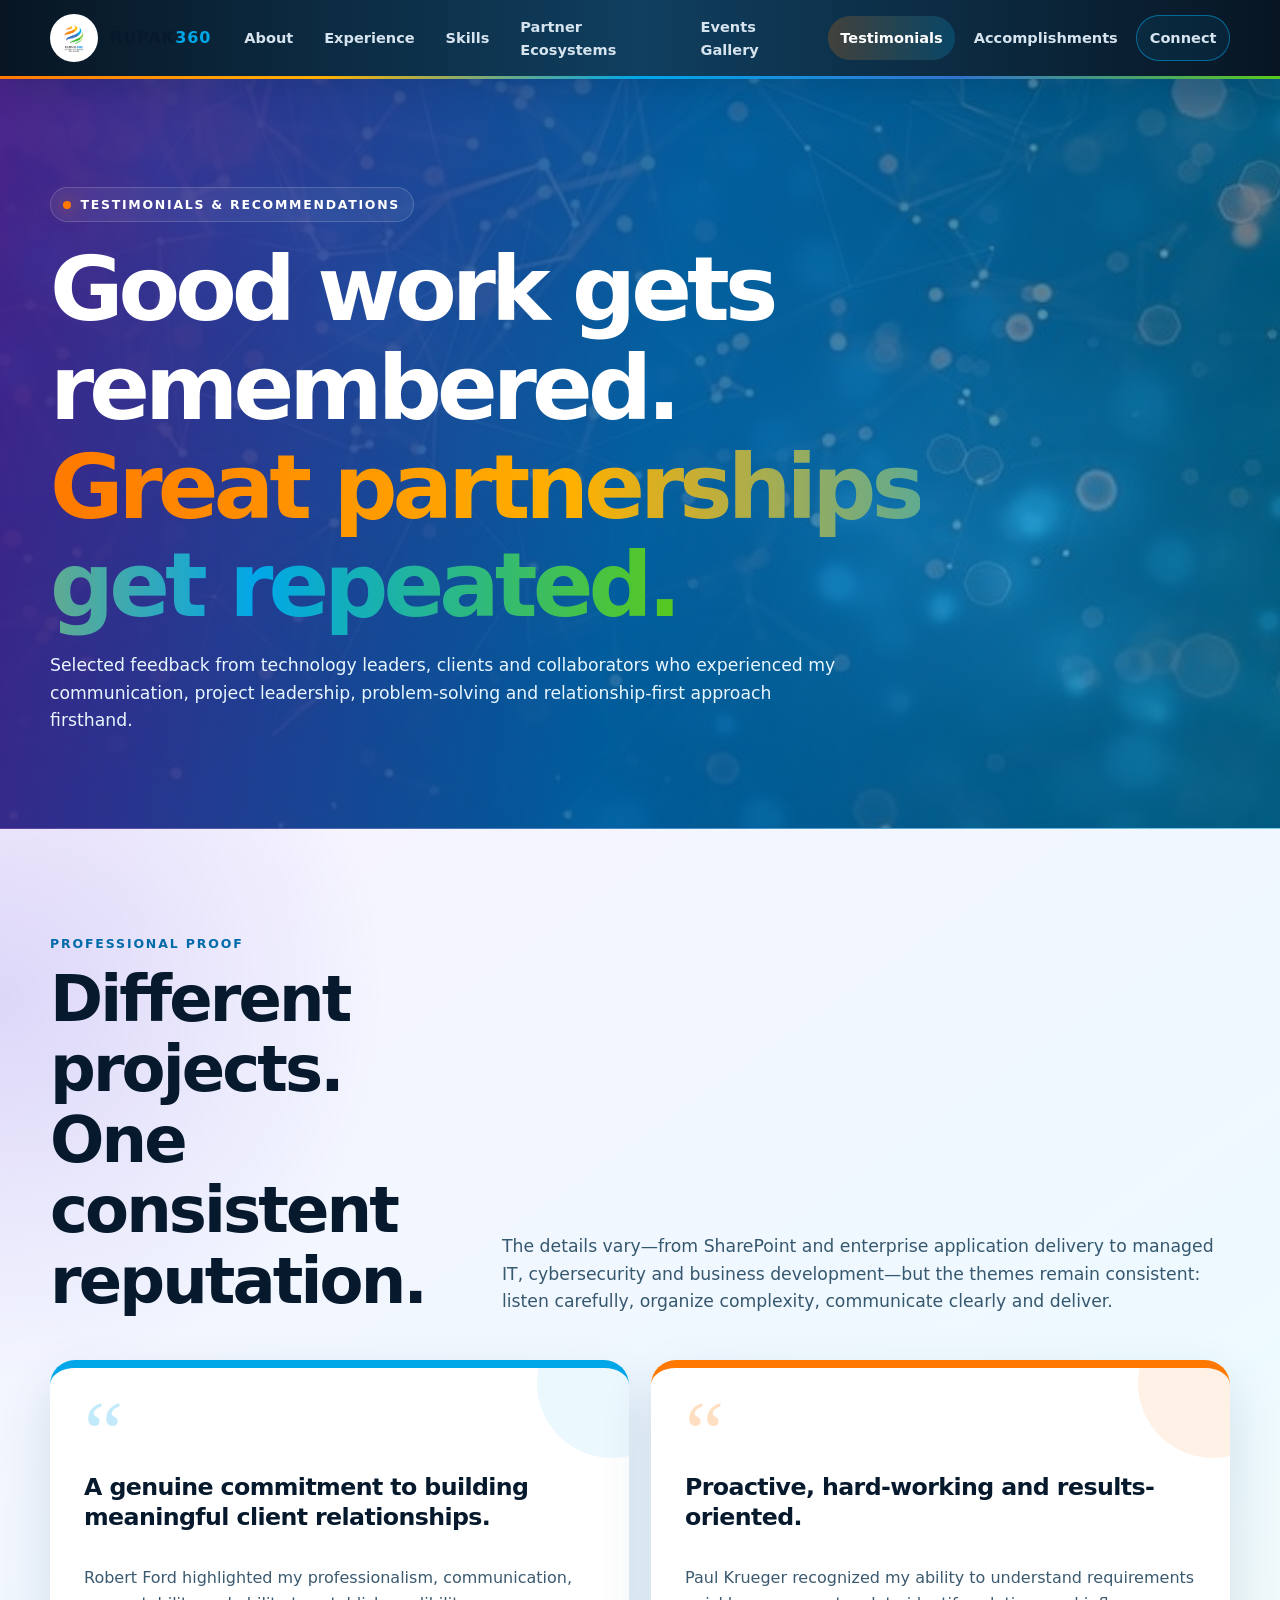
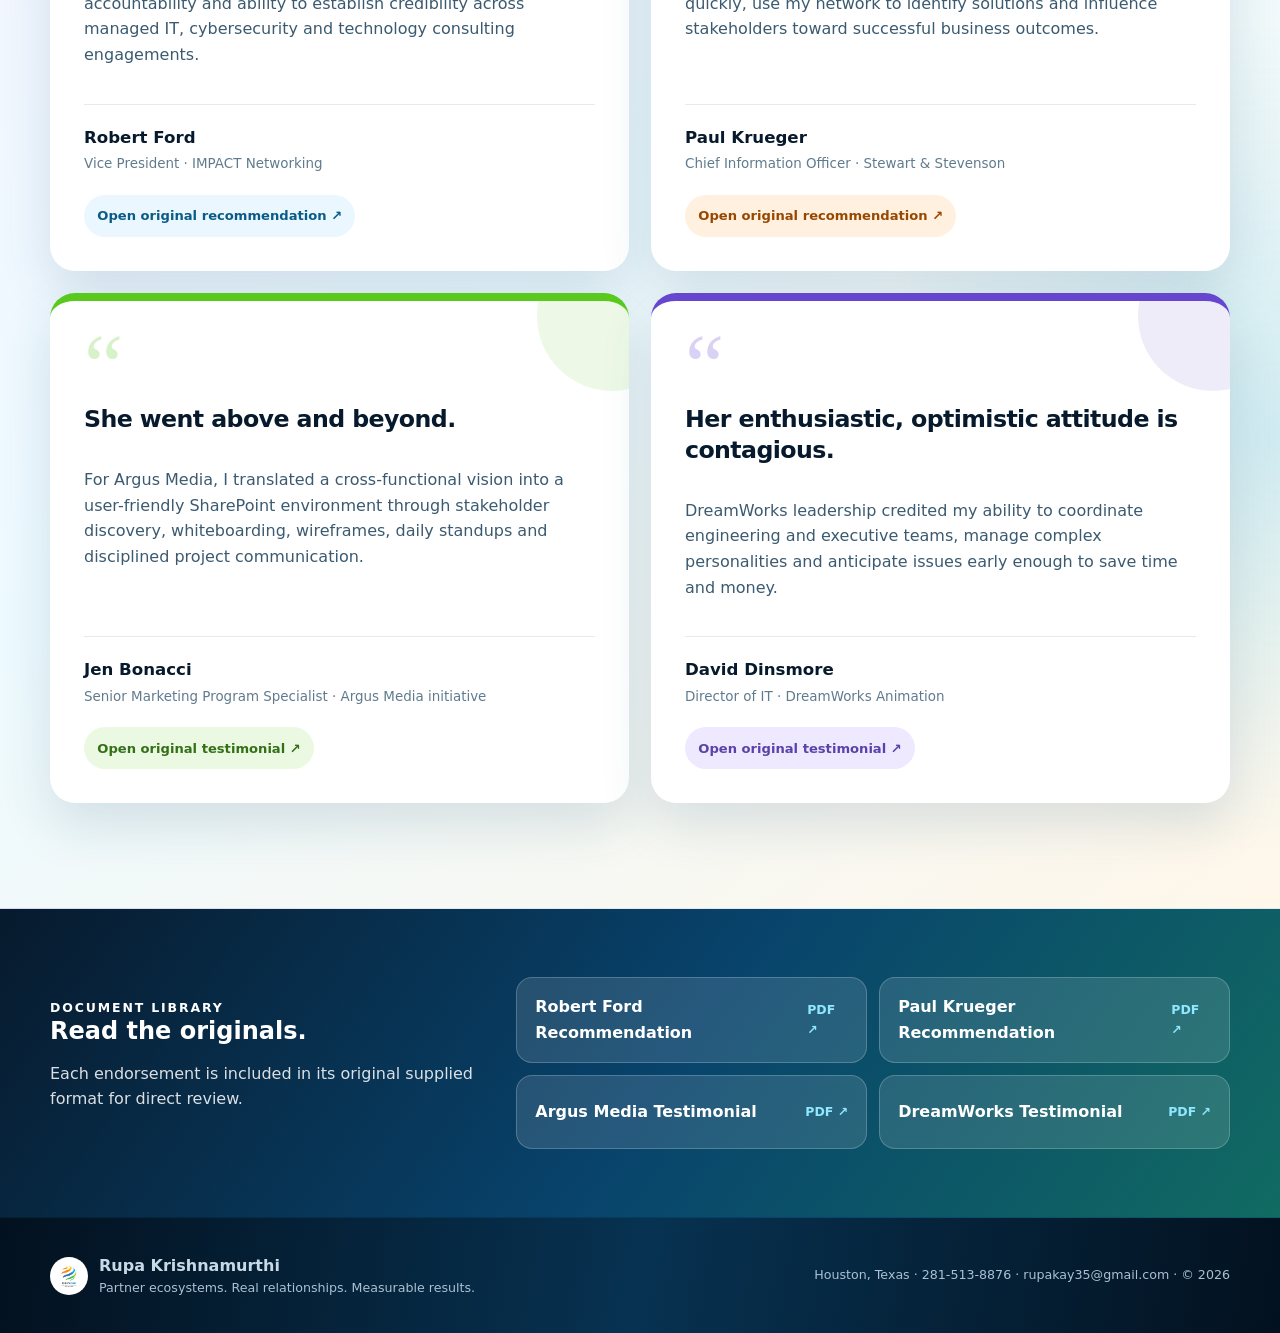
<file: testimonials.html>
<!doctype html>
<html lang="en">
<head>
  <meta charset="utf-8">
  <meta name="viewport" content="width=device-width, initial-scale=1">
  <meta name="description" content="Testimonials and letters of recommendation for Rupa Kay from technology leaders and enterprise clients.">
  <title>Testimonials &amp; Recommendations | Rupa Kay</title>
  <link rel="icon" href="assets/rupak360-logo.png">
  <link rel="stylesheet" href="styles.css">
</head>
<body class="page-testimonials">
<a class="skip-link" href="#main">Skip to content</a>
<header class="site-header">
  <div class="container navbar">
    <a class="brand" href="index.html" aria-label="RUPAK360 home">
      <img src="assets/rupak360-logo.png" alt="RUPAK360 logo">
      <span>RUPAK<strong>360</strong></span>
    </a>
    <button class="menu-button" aria-expanded="false" aria-label="Open navigation">☰</button>
    <nav class="nav-links" aria-label="Main navigation">
      <a href="index.html">About</a>
      <a href="experience.html">Experience</a>
      <a href="skills.html">Skills</a>
      <a href="ecosystem.html">Partner Ecosystems</a>
      <a href="events.html">Events Gallery</a>
      <a href="testimonials.html">Testimonials</a>
      <a href="accomplishments.html">Accomplishments</a>
      <a class="nav-cta" href="mailto:rupakay35@gmail.com">Connect</a>
    </nav>
  </div>
</header>
<main id="main">

<section class="page-hero testimonials-hero">
  <div class="container">
    <span class="eyebrow">Testimonials &amp; Recommendations</span>
    <h1>Good work gets remembered. <span class="gradient-text">Great partnerships get repeated.</span></h1>
    <p>Selected feedback from technology leaders, clients and collaborators who experienced my communication, project leadership, problem-solving and relationship-first approach firsthand.</p>
  </div>
</section>

<section class="section testimonial-intro-section">
  <div class="container">
    <div class="section-header reveal">
      <div><div class="section-kicker">Professional Proof</div><h2>Different projects. One consistent reputation.</h2></div>
      <p class="section-lead">The details vary—from SharePoint and enterprise application delivery to managed IT, cybersecurity and business development—but the themes remain consistent: listen carefully, organize complexity, communicate clearly and deliver.</p>
    </div>
    <div class="testimonial-grid">
      <article class="testimonial-card testimonial-blue reveal">
        <div class="quote-mark">“</div>
        <p class="testimonial-quote">A genuine commitment to building meaningful client relationships.</p>
        <p class="testimonial-summary">Robert Ford highlighted my professionalism, communication, accountability and ability to establish credibility across managed IT, cybersecurity and technology consulting engagements.</p>
        <div class="testimonial-person"><strong>Robert Ford</strong><span>Vice President · IMPACT Networking</span></div>
        <a class="source-button" href="documents/recommendation-robert-ford-impact.pdf" target="_blank" rel="noopener">Open original recommendation ↗</a>
      </article>

      <article class="testimonial-card testimonial-orange reveal">
        <div class="quote-mark">“</div>
        <p class="testimonial-quote">Proactive, hard-working and results-oriented.</p>
        <p class="testimonial-summary">Paul Krueger recognized my ability to understand requirements quickly, use my network to identify solutions and influence stakeholders toward successful business outcomes.</p>
        <div class="testimonial-person"><strong>Paul Krueger</strong><span>Chief Information Officer · Stewart &amp; Stevenson</span></div>
        <a class="source-button" href="documents/recommendation-paul-krueger.pdf" target="_blank" rel="noopener">Open original recommendation ↗</a>
      </article>

      <article class="testimonial-card testimonial-green reveal">
        <div class="quote-mark">“</div>
        <p class="testimonial-quote">She went above and beyond.</p>
        <p class="testimonial-summary">For Argus Media, I translated a cross-functional vision into a user-friendly SharePoint environment through stakeholder discovery, whiteboarding, wireframes, daily standups and disciplined project communication.</p>
        <div class="testimonial-person"><strong>Jen Bonacci</strong><span>Senior Marketing Program Specialist · Argus Media initiative</span></div>
        <a class="source-button" href="documents/testimonial-argus-media.pdf" target="_blank" rel="noopener">Open original testimonial ↗</a>
      </article>

      <article class="testimonial-card testimonial-violet reveal">
        <div class="quote-mark">“</div>
        <p class="testimonial-quote">Her enthusiastic, optimistic attitude is contagious.</p>
        <p class="testimonial-summary">DreamWorks leadership credited my ability to coordinate engineering and executive teams, manage complex personalities and anticipate issues early enough to save time and money.</p>
        <div class="testimonial-person"><strong>David Dinsmore</strong><span>Director of IT · DreamWorks Animation</span></div>
        <a class="source-button" href="documents/testimonial-dreamworks.pdf" target="_blank" rel="noopener">Open original testimonial ↗</a>
      </article>
    </div>
  </div>
</section>

<section class="section-tight document-library-section">
  <div class="container document-library reveal">
    <div>
      <div class="section-kicker">Document Library</div>
      <h2>Read the originals.</h2>
      <p>Each endorsement is included in its original supplied format for direct review.</p>
    </div>
    <div class="document-button-grid">
      <a href="documents/recommendation-robert-ford-impact.pdf" target="_blank" rel="noopener">Robert Ford Recommendation <span>PDF ↗</span></a>
      <a href="documents/recommendation-paul-krueger.pdf" target="_blank" rel="noopener">Paul Krueger Recommendation <span>PDF ↗</span></a>
      <a href="documents/testimonial-argus-media.pdf" target="_blank" rel="noopener">Argus Media Testimonial <span>PDF ↗</span></a>
      <a href="documents/testimonial-dreamworks.pdf" target="_blank" rel="noopener">DreamWorks Testimonial <span>PDF ↗</span></a>
    </div>
  </div>
</section>

</main>
<footer class="site-footer">
  <div class="container footer-grid">
    <div class="footer-brand">
      <img src="assets/rupak360-logo.png" alt="">
      <div><strong>Rupa Krishnamurthi</strong><div class="small-note">Partner ecosystems. Real relationships. Measurable results.</div></div>
    </div>
    <div class="small-note">Houston, Texas · 281-513-8876 · rupakay35@gmail.com · © <span data-year></span></div>
  </div>
</footer>
<script src="script.js"></script>
</body>
</html>
</file>
<file: styles.css>
:root {
  --ink: #071a2d;
  --midnight: #03111f;
  --panel: #0a2238;
  --panel-2: #0e2d49;
  --white: #f8fbff;
  --muted: #a9bdd0;
  --line: rgba(255,255,255,.12);
  --cyan: #00a7e8;
  --blue: #3374cc;
  --orange: #ff7900;
  --amber: #ffb000;
  --green: #59c91d;
  --shadow: 0 24px 60px rgba(0,0,0,.32);
  --radius: 22px;
  --max: 1180px;
}
* { box-sizing: border-box; }
html { scroll-behavior: smooth; }
body {
  margin: 0;
  color: var(--white);
  background:
    radial-gradient(circle at 18% 8%, rgba(255,121,0,.13), transparent 28rem),
    radial-gradient(circle at 86% 30%, rgba(0,167,232,.14), transparent 34rem),
    linear-gradient(180deg, var(--midnight), #061827 55%, #04111d);
  font-family: Inter, ui-sans-serif, system-ui, -apple-system, BlinkMacSystemFont, "Segoe UI", sans-serif;
  line-height: 1.6;
}
body::before {
  content: "";
  position: fixed;
  inset: 0;
  pointer-events: none;
  opacity: .16;
  background-image:
    linear-gradient(rgba(255,255,255,.03) 1px, transparent 1px),
    linear-gradient(90deg, rgba(255,255,255,.03) 1px, transparent 1px);
  background-size: 44px 44px;
  mask-image: linear-gradient(to bottom, black, transparent 85%);
  z-index: -1;
}
img { max-width: 100%; display: block; }
a { color: inherit; text-decoration: none; }
button, a { -webkit-tap-highlight-color: transparent; }
.skip-link { position:absolute; left:-9999px; top:8px; padding:.7rem 1rem; background:#fff; color:#000; z-index:999; }
.skip-link:focus { left:8px; }
.container { width: min(var(--max), calc(100% - 36px)); margin-inline: auto; }
.site-header {
  position: sticky; top: 0; z-index: 100;
  background: rgba(3,17,31,.82);
  backdrop-filter: blur(18px);
  border-bottom: 1px solid var(--line);
}
.navbar { min-height: 76px; display:flex; align-items:center; justify-content:space-between; gap:24px; }
.brand { display:flex; align-items:center; gap:12px; font-weight:800; letter-spacing:.06em; }
.brand img { width:48px; height:48px; border-radius:50%; object-fit:cover; background:#fff; }
.brand span strong { color:var(--cyan); }
.nav-links { display:flex; align-items:center; gap:6px; }
.nav-links a {
  padding:.64rem .78rem; border-radius:999px; color:#d6e4ef; font-size:.91rem; font-weight:700;
}
.nav-links a:hover, .nav-links a.active { background:rgba(255,255,255,.08); color:#fff; }
.nav-cta { border:1px solid rgba(0,167,232,.55); background:rgba(0,167,232,.08); }
.menu-button { display:none; border:0; background:transparent; color:#fff; font-size:1.6rem; cursor:pointer; }

.hero {
  position:relative; overflow:hidden;
  min-height: 690px; display:grid; place-items:center;
  border-bottom:1px solid var(--line);
}
.hero::before {
  content:""; position:absolute; inset:0;
  background:
    linear-gradient(90deg, rgba(3,17,31,.97) 0%, rgba(3,17,31,.78) 45%, rgba(3,17,31,.28) 100%),
    url("assets/tech-network.jpg") center/cover no-repeat;
}
.hero::after {
  content:""; position:absolute; width:620px; height:620px; border-radius:50%;
  border:1px solid rgba(0,167,232,.25); right:-220px; top:-190px;
  box-shadow: 0 0 0 70px rgba(0,167,232,.035), 0 0 0 145px rgba(255,121,0,.025);
}
.hero-grid { position:relative; z-index:2; display:grid; grid-template-columns: 1.25fr .75fr; gap:70px; align-items:center; padding:88px 0; }
.eyebrow {
  display:inline-flex; align-items:center; gap:9px; padding:.42rem .78rem; border-radius:999px;
  border:1px solid rgba(255,255,255,.17); background:rgba(255,255,255,.06);
  color:#dff3ff; font-size:.78rem; font-weight:800; text-transform:uppercase; letter-spacing:.14em;
}
.eyebrow::before { content:""; width:8px; height:8px; border-radius:50%; background:var(--orange); box-shadow:0 0 18px var(--orange); }
h1,h2,h3 { line-height:1.1; margin:0; }
.hero h1 { margin-top:23px; font-size:clamp(3.1rem,7vw,6.5rem); letter-spacing:-.055em; max-width:900px; }
.gradient-text {
  background: linear-gradient(90deg, var(--orange), var(--amber) 35%, var(--cyan) 72%, var(--green));
  -webkit-background-clip:text; background-clip:text; color:transparent;
}
.hero-copy { max-width:780px; color:#c3d3df; font-size:1.15rem; margin:24px 0 28px; }
.hero-copy strong { color:#fff; }
.button-row { display:flex; flex-wrap:wrap; gap:12px; }
.button {
  display:inline-flex; align-items:center; justify-content:center; gap:10px;
  min-height:50px; padding:.82rem 1.2rem; border-radius:999px; font-weight:850; letter-spacing:.01em;
  transition:transform .2s ease, box-shadow .2s ease, border-color .2s ease;
}
.button:hover { transform:translateY(-2px); }
.button-primary { color:#06111d; background:linear-gradient(90deg,var(--orange),var(--amber)); box-shadow:0 13px 35px rgba(255,121,0,.23); }
.button-secondary { border:1px solid rgba(255,255,255,.2); background:rgba(255,255,255,.07); }
.portrait-card {
  position:relative; margin-inline:auto; width:min(100%,390px); aspect-ratio:.88;
  border-radius:34px; padding:10px;
  background:linear-gradient(145deg,rgba(255,121,0,.9),rgba(0,167,232,.92) 57%,rgba(89,201,29,.75));
  box-shadow:var(--shadow);
}
.portrait-card img { width:100%; height:100%; object-fit:cover; object-position:center top; border-radius:27px; }
.portrait-badge {
  position:absolute; left:-36px; bottom:34px; max-width:210px; padding:15px 18px;
  border-radius:17px; border:1px solid rgba(255,255,255,.16); background:rgba(3,17,31,.88); backdrop-filter:blur(14px);
  box-shadow:var(--shadow);
}
.portrait-badge strong { display:block; color:#fff; }
.portrait-badge span { color:var(--muted); font-size:.86rem; }

.metrics { position:relative; z-index:4; margin-top:-47px; }
.metric-grid { display:grid; grid-template-columns:repeat(5,1fr); overflow:hidden; border:1px solid var(--line); border-radius:22px; background:rgba(7,29,48,.9); box-shadow:var(--shadow); }
.metric { padding:25px 20px; border-right:1px solid var(--line); }
.metric:last-child { border:0; }
.metric strong { display:block; font-size:clamp(1.7rem,3vw,2.4rem); color:#fff; letter-spacing:-.04em; }
.metric span { color:var(--muted); font-size:.85rem; }

.section { padding:105px 0; }
.section-tight { padding:68px 0; }
.section-header { display:grid; grid-template-columns:.7fr 1.3fr; gap:60px; align-items:end; margin-bottom:44px; }
.section-kicker { color:var(--cyan); font-weight:900; text-transform:uppercase; letter-spacing:.15em; font-size:.78rem; }
.section h2 { margin-top:10px; font-size:clamp(2.2rem,5vw,4.2rem); letter-spacing:-.045em; }
.section-lead { color:#b6c8d7; font-size:1.08rem; max-width:720px; margin:0; }

.card-grid { display:grid; grid-template-columns:repeat(3,1fr); gap:20px; }
.card {
  position:relative; overflow:hidden; border:1px solid var(--line); border-radius:var(--radius);
  background:linear-gradient(145deg,rgba(255,255,255,.06),rgba(255,255,255,.025));
  padding:28px; box-shadow:0 10px 35px rgba(0,0,0,.16);
}
.card::before { content:""; position:absolute; width:90px; height:4px; left:28px; top:0; background:linear-gradient(90deg,var(--orange),var(--cyan)); border-radius:99px; }
.card h3 { font-size:1.3rem; margin-bottom:12px; }
.card p { color:var(--muted); margin:0; }
.icon-chip {
  width:46px; height:46px; display:grid; place-items:center; border-radius:14px; margin-bottom:20px;
  background:linear-gradient(145deg,rgba(0,167,232,.22),rgba(255,121,0,.18)); border:1px solid rgba(255,255,255,.12);
  font-size:1.2rem;
}
.quote-panel {
  display:grid; grid-template-columns:1fr 310px; align-items:center; gap:42px;
  border:1px solid var(--line); border-radius:28px; overflow:hidden;
  background:linear-gradient(135deg,rgba(255,121,0,.11),rgba(0,167,232,.09),rgba(89,201,29,.06));
}
.quote-content { padding:46px; }
.quote-content blockquote { margin:0; font-size:clamp(1.55rem,3vw,2.5rem); font-weight:850; line-height:1.23; letter-spacing:-.025em; }
.quote-content p { color:var(--muted); margin:18px 0 0; }
.quote-logo { padding:28px; background:#fff; height:100%; display:grid; place-items:center; }
.quote-logo img { width:235px; }

.page-hero {
  position:relative; overflow:hidden; padding:110px 0 76px; border-bottom:1px solid var(--line);
  background:
    linear-gradient(90deg,rgba(3,17,31,.96),rgba(3,17,31,.64)),
    url("assets/tech-network.jpg") center/cover no-repeat;
}
.page-hero h1 { font-size:clamp(3rem,7vw,6rem); letter-spacing:-.055em; max-width:900px; margin-top:18px; }
.page-hero p { color:#bfd0dd; max-width:800px; font-size:1.08rem; }

.timeline { position:relative; margin-top:30px; }
.timeline::before { content:""; position:absolute; top:8px; bottom:8px; left:144px; width:1px; background:linear-gradient(var(--orange),var(--cyan),var(--green)); opacity:.55; }
.timeline-item { display:grid; grid-template-columns:120px 1fr; gap:54px; padding:0 0 45px; position:relative; }
.timeline-date { color:var(--cyan); font-size:.85rem; font-weight:800; text-transform:uppercase; letter-spacing:.09em; padding-top:4px; }
.timeline-body { position:relative; padding:28px; border-radius:22px; background:rgba(255,255,255,.045); border:1px solid var(--line); }
.timeline-body::before { content:""; position:absolute; left:-61px; top:30px; width:14px; height:14px; border-radius:50%; background:var(--orange); box-shadow:0 0 0 7px rgba(255,121,0,.12),0 0 20px rgba(255,121,0,.8); }
.timeline-body h3 { font-size:1.35rem; }
.role-company { color:#b8c9d7; margin:.4rem 0 1rem; }
.timeline-body ul { margin:.5rem 0 0; padding-left:1.1rem; color:#c1d1dd; }
.timeline-body li + li { margin-top:.55rem; }

.highlight-case {
  display:grid; grid-template-columns:1fr .9fr; gap:30px; align-items:stretch;
}
.case-copy, .case-stats { border:1px solid var(--line); border-radius:24px; padding:34px; background:rgba(255,255,255,.045); }
.case-copy h3 { font-size:1.65rem; margin-bottom:15px; }
.case-copy p { color:var(--muted); }
.case-stats { display:grid; grid-template-columns:1fr 1fr; gap:15px; background:linear-gradient(145deg,rgba(0,167,232,.1),rgba(255,121,0,.07)); }
.stat-box { padding:21px; border:1px solid var(--line); border-radius:17px; background:rgba(3,17,31,.52); }
.stat-box strong { display:block; font-size:2rem; color:#fff; }
.stat-box span { color:var(--muted); font-size:.88rem; }

.skill-groups { display:grid; grid-template-columns:repeat(2,1fr); gap:22px; }
.skill-group { border:1px solid var(--line); border-radius:22px; padding:28px; background:rgba(255,255,255,.04); }
.skill-group h3 { margin-bottom:18px; }
.chips { display:flex; flex-wrap:wrap; gap:9px; }
.chip { padding:.54rem .74rem; border-radius:999px; border:1px solid rgba(255,255,255,.13); background:rgba(255,255,255,.055); color:#d5e4ef; font-size:.84rem; }
.chip.orange { border-color:rgba(255,121,0,.34); background:rgba(255,121,0,.09); }
.chip.blue { border-color:rgba(0,167,232,.34); background:rgba(0,167,232,.09); }
.chip.green { border-color:rgba(89,201,29,.34); background:rgba(89,201,29,.09); }

.process { display:grid; grid-template-columns:repeat(5,1fr); gap:12px; counter-reset:step; }
.process-step { position:relative; padding:25px 18px; border:1px solid var(--line); border-radius:19px; background:rgba(255,255,255,.045); }
.process-step::before { counter-increment:step; content:"0" counter(step); display:block; color:var(--orange); font-size:.8rem; font-weight:900; letter-spacing:.14em; margin-bottom:15px; }
.process-step h3 { font-size:1rem; }
.process-step p { color:var(--muted); font-size:.84rem; }

.ecosystem-grid { display:grid; grid-template-columns:repeat(5,1fr); gap:15px; }
.ecosystem-card { padding:24px 18px; text-align:center; border:1px solid var(--line); border-radius:20px; background:rgba(255,255,255,.04); }
.ecosystem-card .orb { width:68px; height:68px; margin:0 auto 16px; border-radius:50%; display:grid; place-items:center; font-weight:900; color:#06111d; background:linear-gradient(145deg,var(--orange),var(--amber)); }
.ecosystem-card:nth-child(2) .orb { background:linear-gradient(145deg,var(--cyan),#64d5ff); }
.ecosystem-card:nth-child(3) .orb { background:linear-gradient(145deg,var(--green),#a7ef75); }
.ecosystem-card:nth-child(4) .orb { background:linear-gradient(145deg,#7d6bff,var(--cyan)); }
.ecosystem-card:nth-child(5) .orb { background:linear-gradient(145deg,var(--amber),var(--green)); }
.ecosystem-card p { color:var(--muted); font-size:.86rem; }

.tech-lanes { display:grid; gap:16px; }
.tech-lane { display:grid; grid-template-columns:230px 1fr; gap:25px; align-items:start; padding:22px 25px; border-radius:20px; border:1px solid var(--line); background:rgba(255,255,255,.04); }
.tech-lane h3 { font-size:1.05rem; }
.tech-lane p { color:#c0d0dc; margin:0; }

.gallery {
  display:grid; grid-template-columns:repeat(12,1fr); gap:16px;
}
.gallery-card {
  position:relative; min-height:315px; overflow:hidden; border-radius:22px; border:1px solid var(--line);
  background:#071a2d; cursor:pointer;
}
.gallery-card:nth-child(1), .gallery-card:nth-child(6), .gallery-card:nth-child(7) { grid-column:span 4; min-height:470px; }
.gallery-card:nth-child(2), .gallery-card:nth-child(3), .gallery-card:nth-child(4), .gallery-card:nth-child(5) { grid-column:span 6; }
.gallery-card:nth-child(8) { grid-column:span 12; min-height:480px; }
.gallery-card img { width:100%; height:100%; object-fit:cover; transition:transform .5s ease, filter .5s ease; }
.gallery-card.poster img { object-fit:contain; background:#fff; }
.gallery-card:hover img { transform:scale(1.035); filter:saturate(1.08); }
.gallery-overlay { position:absolute; inset:auto 0 0; padding:72px 22px 22px; background:linear-gradient(transparent,rgba(3,17,31,.95)); }
.gallery-label { color:var(--orange); text-transform:uppercase; letter-spacing:.14em; font-weight:900; font-size:.73rem; }
.gallery-overlay h3 { margin-top:6px; font-size:1.2rem; }
.gallery-overlay p { color:#c4d3de; font-size:.84rem; margin:.5rem 0 0; }

.event-pillars { display:grid; grid-template-columns:repeat(4,1fr); gap:16px; margin-top:30px; }
.event-pillar { padding:24px; border:1px solid var(--line); border-radius:20px; background:rgba(255,255,255,.04); }
.event-pillar h3 { color:#fff; font-size:1.05rem; }
.event-pillar p { color:var(--muted); font-size:.86rem; }

.lightbox {
  position:fixed; inset:0; z-index:1000; display:none; align-items:center; justify-content:center;
  background:rgba(1,8,15,.94); padding:28px;
}
.lightbox.open { display:flex; }
.lightbox img { max-height:86vh; max-width:min(1180px,92vw); object-fit:contain; border-radius:18px; box-shadow:var(--shadow); }
.lightbox button { position:absolute; right:24px; top:20px; width:48px; height:48px; border-radius:50%; border:1px solid var(--line); background:rgba(255,255,255,.08); color:#fff; font-size:1.6rem; cursor:pointer; }

.contact-panel {
  display:grid; grid-template-columns:1.2fr .8fr; gap:30px; padding:42px;
  border:1px solid var(--line); border-radius:28px;
  background:linear-gradient(120deg,rgba(255,121,0,.12),rgba(0,167,232,.11),rgba(89,201,29,.06));
}
.contact-panel h2 { font-size:clamp(2rem,4vw,3.2rem); }
.contact-panel p { color:#c3d2dd; }
.contact-links { display:grid; gap:12px; align-content:center; }
.contact-link { display:flex; align-items:center; justify-content:space-between; gap:20px; padding:16px 18px; border:1px solid var(--line); border-radius:15px; background:rgba(3,17,31,.55); font-weight:800; }
.contact-link span { color:var(--cyan); }

.site-footer { padding:35px 0; border-top:1px solid var(--line); color:#9fb2c2; }
.footer-grid { display:flex; align-items:center; justify-content:space-between; gap:20px; }
.footer-brand { display:flex; align-items:center; gap:11px; }
.footer-brand img { width:38px; height:38px; border-radius:50%; background:#fff; }
.small-note { font-size:.79rem; color:#859bad; }

.reveal { opacity:0; transform:translateY(20px); transition:opacity .7s ease, transform .7s ease; }
.reveal.visible { opacity:1; transform:none; }

@media (max-width: 980px) {
  .menu-button { display:block; }
  .nav-links { position:absolute; left:18px; right:18px; top:76px; display:none; flex-direction:column; align-items:stretch; padding:14px; background:rgba(3,17,31,.98); border:1px solid var(--line); border-radius:18px; box-shadow:var(--shadow); }
  .nav-links.open { display:flex; }
  .hero-grid { grid-template-columns:1fr; gap:46px; }
  .portrait-card { width:330px; }
  .metric-grid { grid-template-columns:repeat(2,1fr); }
  .metric { border-bottom:1px solid var(--line); }
  .section-header, .quote-panel, .highlight-case, .contact-panel { grid-template-columns:1fr; }
  .quote-logo { min-height:280px; }
  .card-grid { grid-template-columns:1fr; }
  .ecosystem-grid { grid-template-columns:repeat(2,1fr); }
  .process { grid-template-columns:repeat(2,1fr); }
  .gallery-card:nth-child(n) { grid-column:span 6; min-height:360px; }
  .gallery-card:nth-child(8) { grid-column:span 12; }
}
@media (max-width: 700px) {
  .hero { min-height:auto; }
  .hero-grid { padding:70px 0 96px; }
  .hero h1 { font-size:3.25rem; }
  .portrait-badge { left:-8px; }
  .metric-grid { grid-template-columns:1fr; }
  .metric { border-right:0; }
  .section { padding:78px 0; }
  .section-header { gap:20px; }
  .skill-groups, .ecosystem-grid, .process, .event-pillars { grid-template-columns:1fr; }
  .timeline::before { left:7px; }
  .timeline-item { grid-template-columns:1fr; gap:10px; padding-left:34px; }
  .timeline-body::before { left:-34px; top:30px; }
  .tech-lane { grid-template-columns:1fr; gap:8px; }
  .gallery { grid-template-columns:1fr; }
  .gallery-card:nth-child(n) { grid-column:auto; min-height:320px; }
  .gallery-card.poster { min-height:500px; }
  .footer-grid { align-items:flex-start; flex-direction:column; }
}

/* ======================================================
   RUPAK360 FULL-COLOR EDITION
   Orange • Gold • Cyan • Blue • Green • Violet
   ====================================================== */
body{
  color:#071a2d;
  background:
    radial-gradient(circle at 7% 3%,rgba(255,176,0,.18),transparent 25rem),
    radial-gradient(circle at 94% 15%,rgba(0,167,232,.17),transparent 28rem),
    linear-gradient(180deg,#fbfdff,#eef9ff 45%,#fff9ef);
}
body::before{
  opacity:.3;
  background-image:
    linear-gradient(rgba(5,55,90,.045) 1px,transparent 1px),
    linear-gradient(90deg,rgba(5,55,90,.045) 1px,transparent 1px);
}
.site-header{
  background:linear-gradient(90deg,rgba(3,17,31,.98),rgba(6,55,88,.96),rgba(3,17,31,.98));
  box-shadow:0 10px 34px rgba(0,38,67,.22);
}
.site-header::after{
  content:"";position:absolute;left:0;right:0;bottom:-3px;height:3px;
  background:linear-gradient(90deg,#ff7900,#ffb000,#00a7e8,#3374cc,#59c91d);
}
.nav-links a:hover,.nav-links a.active{
  background:linear-gradient(90deg,rgba(255,121,0,.22),rgba(0,167,232,.22));
}
.hero::before{
  background:
    linear-gradient(100deg,rgba(3,17,31,.98),rgba(4,41,68,.86),rgba(0,111,164,.3)),
    url("assets/tech-network.jpg") center/cover no-repeat;
}
.hero::after{
  border-color:rgba(255,176,0,.38);
  box-shadow:0 0 0 70px rgba(0,167,232,.08),0 0 0 145px rgba(255,121,0,.065),0 0 0 220px rgba(89,201,29,.04);
}
.hero h1,.hero-copy,.hero-copy strong,.hero .eyebrow{color:#fff}
.hero-copy{color:#dcedf8}
.metric-grid{border:0;background:transparent;box-shadow:0 24px 55px rgba(24,77,113,.24)}
.metric{border:0;min-height:138px;display:flex;flex-direction:column;justify-content:center}
.metric:nth-child(1){background:linear-gradient(145deg,#ff6500,#ffae00)}
.metric:nth-child(2){background:linear-gradient(145deg,#005bc4,#00a7e8)}
.metric:nth-child(3){background:linear-gradient(145deg,#258512,#74d629)}
.metric:nth-child(4){background:linear-gradient(145deg,#6944d8,#3374cc)}
.metric:nth-child(5){background:linear-gradient(145deg,#008394,#00c5d8)}
.metric strong,.metric span{color:#fff}.metric span{opacity:.9}

.section,.section-tight{color:#071a2d;border-bottom:1px solid rgba(7,71,105,.08)}
.section h2,.section h3,.section-tight h2,.section-tight h3{color:#071a2d}
.section-lead,.card p,.case-copy p,.process-step p,.ecosystem-card p,.tech-lane p,.event-pillar p{color:#36586f}
.section-kicker{color:#006ba8}

.card{border-color:rgba(5,67,104,.12);box-shadow:0 18px 44px rgba(24,79,114,.12)}
.card:nth-child(1){background:linear-gradient(145deg,#fff0dc,#fff)}
.card:nth-child(2){background:linear-gradient(145deg,#dcf4ff,#fff)}
.card:nth-child(3){background:linear-gradient(145deg,#e5fbd6,#fff)}
.icon-chip{color:#fff;border:0}
.card:nth-child(1) .icon-chip{background:linear-gradient(145deg,#ff7900,#ffb000)}
.card:nth-child(2) .icon-chip{background:linear-gradient(145deg,#3374cc,#00a7e8)}
.card:nth-child(3) .icon-chip{background:linear-gradient(145deg,#349e18,#59c91d)}

.quote-panel{
  border:0;
  background:linear-gradient(125deg,#ff6500,#ff9e00 30%,#0078cf 68%,#00a7e8);
  box-shadow:0 28px 62px rgba(0,83,137,.24);
}
.quote-content blockquote,.quote-content p{color:#fff}.quote-content p{opacity:.9}
.quote-logo{background:linear-gradient(145deg,#fff,#effaff)}

.contact-panel{
  border:0;
  background:linear-gradient(125deg,#005ab5,#00a7e8 47%,#38aa1b);
  box-shadow:0 28px 62px rgba(0,91,151,.24);
}
.contact-panel h2,.contact-panel p,.contact-panel .section-kicker{color:#fff}
.contact-link{border-color:rgba(255,255,255,.3);background:rgba(255,255,255,.16);color:#fff}
.contact-link span{color:#fff}

.site-footer{
  background:linear-gradient(100deg,#03111f,#073251,#03111f);
  color:#c8d9e7;border-top:0
}
.site-footer .small-note{color:#a9c1d3}

.page-experience .page-hero{
  background:linear-gradient(100deg,rgba(79,24,128,.94),rgba(0,105,179,.84),rgba(255,115,0,.5)),url("assets/tech-network.jpg") center/cover no-repeat
}
.page-skills .page-hero{
  background:linear-gradient(100deg,rgba(0,94,184,.95),rgba(0,167,232,.79),rgba(55,169,27,.5)),url("assets/tech-network.jpg") center/cover no-repeat
}
.page-ecosystem .page-hero{
  background:linear-gradient(100deg,rgba(18,111,55,.95),rgba(0,139,157,.79),rgba(0,95,196,.52)),url("assets/tech-network.jpg") center/cover no-repeat
}
.page-events .page-hero{
  background:linear-gradient(100deg,rgba(157,48,0,.95),rgba(255,121,0,.8),rgba(97,71,215,.56)),url("assets/tech-network.jpg") center/cover no-repeat
}
.page-hero h1,.page-hero p,.page-hero .eyebrow{color:#fff}.page-hero p{color:#e8f6ff}

/* ABOUT */
.page-about main>.section:nth-of-type(2){
  background:
    radial-gradient(circle at 5% 12%,rgba(255,176,0,.23),transparent 22rem),
    radial-gradient(circle at 96% 4%,rgba(0,167,232,.22),transparent 26rem),
    linear-gradient(135deg,#fff8ed,#eefaff 58%,#f3ffea)
}
.page-about main>.section-tight:nth-of-type(3){background:linear-gradient(135deg,#fff0dd,#e9f8ff)}
.page-about main>.section:nth-of-type(4){
  background:linear-gradient(135deg,rgba(89,201,29,.16),rgba(0,167,232,.14)),url("assets/soft-gradient.jpg") center/cover no-repeat
}

/* EXPERIENCE */
.page-experience main>.section:nth-of-type(2){
  background:radial-gradient(circle at 8% 8%,rgba(255,121,0,.17),transparent 24rem),radial-gradient(circle at 96% 40%,rgba(97,71,215,.13),transparent 29rem),linear-gradient(150deg,#fff7ec,#eef8ff 56%,#f8f2ff)
}
.timeline::before{opacity:.95;width:3px}.timeline-date{color:#005f9c}
.timeline-body{background:rgba(255,255,255,.95);border-color:rgba(46,84,118,.14);box-shadow:0 18px 42px rgba(34,79,113,.1)}
.timeline-item:nth-child(2n) .timeline-body{background:linear-gradient(145deg,#eff8ff,#fff)}
.timeline-item:nth-child(3n) .timeline-body{background:linear-gradient(145deg,#fff1df,#fff)}
.role-company{color:#577386}.timeline-body ul{color:#294a60}
.page-experience main>.section-tight:nth-of-type(3){background:linear-gradient(135deg,#e8fbff,#f2ffe6)}
.case-copy{background:linear-gradient(145deg,#fff,#e7f7ff);border-color:rgba(0,107,168,.18)}
.case-stats{border:0;background:linear-gradient(145deg,#005eb8,#00a7e8 50%,#38a91b)}
.stat-box{background:rgba(255,255,255,.15);border-color:rgba(255,255,255,.26)}
.stat-box strong,.stat-box span{color:#fff}

/* SKILLS */
.page-skills main>.section:nth-of-type(2){
  background:radial-gradient(circle at 0 12%,rgba(0,167,232,.23),transparent 24rem),radial-gradient(circle at 100% 82%,rgba(89,201,29,.19),transparent 24rem),linear-gradient(145deg,#ebfaff,#fff6e9 53%,#f0ffe7)
}
.skill-group{border:0;box-shadow:0 20px 44px rgba(20,77,109,.13)}
.skill-group:nth-child(1){background:linear-gradient(145deg,#ffe2bf,#fffaf4)}
.skill-group:nth-child(2){background:linear-gradient(145deg,#d9f3ff,#f8fdff)}
.skill-group:nth-child(3){background:linear-gradient(145deg,#e1f9d1,#fbfff7)}
.skill-group:nth-child(4){background:linear-gradient(145deg,#e9e1ff,#fbf9ff)}
.skill-group:nth-child(5){background:linear-gradient(145deg,#ffedb9,#fffdf7)}
.skill-group:nth-child(6){background:linear-gradient(145deg,#d9f7f3,#fbfffe)}
.chip{border-color:rgba(0,74,116,.13);background:rgba(255,255,255,.75);color:#24475f}
.page-skills main>.section-tight:nth-of-type(3){background:linear-gradient(115deg,#004d87,#007dc5 46%,#35a91b)}
.page-skills main>.section-tight:nth-of-type(3) h2,.page-skills main>.section-tight:nth-of-type(3) h3,.page-skills main>.section-tight:nth-of-type(3) p,.page-skills main>.section-tight:nth-of-type(3) .section-kicker{color:#fff}
.process-step{border-color:rgba(255,255,255,.25);background:rgba(255,255,255,.14)}
.process-step::before{color:#ffe099}

/* ECOSYSTEM */
.page-ecosystem main>.section:nth-of-type(2){
  background:radial-gradient(circle at 10% 0,rgba(89,201,29,.23),transparent 24rem),radial-gradient(circle at 100% 62%,rgba(0,167,232,.24),transparent 26rem),linear-gradient(140deg,#eeffe6,#eafaff 52%,#fff8e9)
}
.ecosystem-card{border:0;box-shadow:0 19px 42px rgba(25,78,109,.13)}
.ecosystem-card:nth-child(1){background:linear-gradient(145deg,#ffdfbb,#fff8ee)}
.ecosystem-card:nth-child(2){background:linear-gradient(145deg,#d6f2ff,#f7fdff)}
.ecosystem-card:nth-child(3){background:linear-gradient(145deg,#daf7c7,#f9fff5)}
.ecosystem-card:nth-child(4){background:linear-gradient(145deg,#e5ddff,#fbf9ff)}
.ecosystem-card:nth-child(5){background:linear-gradient(145deg,#ffedb5,#fffdf4)}
.page-ecosystem main>.section-tight:nth-of-type(3){background:linear-gradient(145deg,#f4f9ff,#edfdf6)}
.tech-lane{background:#fff;border-color:rgba(12,74,108,.12);box-shadow:0 12px 32px rgba(25,75,106,.08);border-left:8px solid #00a7e8}
.tech-lane:nth-child(2){border-left-color:#ff7900}.tech-lane:nth-child(3){border-left-color:#59c91d}.tech-lane:nth-child(4){border-left-color:#7256e2}.tech-lane:nth-child(5){border-left-color:#ffb000}
.page-ecosystem main>.section:nth-of-type(4){background:linear-gradient(135deg,#eef9ff,#fff4e5)}

/* EVENTS */
.page-events main>.section:nth-of-type(2){
  background:radial-gradient(circle at 8% 5%,rgba(255,121,0,.2),transparent 23rem),radial-gradient(circle at 95% 80%,rgba(97,71,215,.18),transparent 25rem),linear-gradient(145deg,#fff0df,#eff5ff)
}
.event-pillar{border:0;box-shadow:0 18px 42px rgba(26,76,107,.12)}
.event-pillar:nth-child(1){background:linear-gradient(145deg,#ffddb8,#fff8ef)}
.event-pillar:nth-child(2){background:linear-gradient(145deg,#d6f0ff,#f9fdff)}
.event-pillar:nth-child(3){background:linear-gradient(145deg,#def7ce,#fbfff8)}
.event-pillar:nth-child(4){background:linear-gradient(145deg,#e6deff,#fbf9ff)}
.page-events main>.section-tight:nth-of-type(3){
  background:radial-gradient(circle at 10% 10%,rgba(255,121,0,.2),transparent 26rem),radial-gradient(circle at 92% 25%,rgba(0,167,232,.19),transparent 28rem),linear-gradient(145deg,#071a2d,#0a2b49 52%,#15133d)
}
.gallery-card{border-color:rgba(255,255,255,.22);box-shadow:0 24px 54px rgba(0,0,0,.28)}
.page-events main>.section:nth-of-type(4){
  background:linear-gradient(135deg,rgba(255,121,0,.13),rgba(0,167,232,.14)),url("assets/soft-gradient.jpg") center/cover no-repeat
}

@media(max-width:980px){
  .nav-links{background:linear-gradient(145deg,rgba(3,17,31,.99),rgba(7,49,80,.99))}
}


/* =========================================================
   STORY, TESTIMONIALS & ACCOMPLISHMENTS EXPANSION
   ========================================================= */
.about-copy { display:grid; gap:16px; }
.about-journey { padding-top:18px; border-top:1px solid rgba(7,71,105,.13); }
.story-section {
  background:
    radial-gradient(circle at 7% 12%,rgba(255,121,0,.18),transparent 25rem),
    radial-gradient(circle at 95% 72%,rgba(0,167,232,.2),transparent 27rem),
    linear-gradient(140deg,#fff5e8,#edf9ff 56%,#f1ffe9);
}
.story-grid { display:grid; grid-template-columns:1.35fr .65fr; gap:26px; align-items:stretch; }
.story-copy {
  padding:44px; border-radius:28px; background:#fff; border:1px solid rgba(0,82,125,.12);
  box-shadow:0 24px 58px rgba(19,76,108,.13);
}
.story-copy h2 { margin:10px 0 22px; font-size:clamp(2.1rem,4vw,3.8rem); letter-spacing:-.045em; }
.story-copy p { color:#35566d; font-size:1.03rem; }
.story-tags { display:flex; flex-wrap:wrap; gap:9px; margin-top:25px; }
.story-tags span { padding:.55rem .76rem; border-radius:999px; background:#eaf7ff; border:1px solid rgba(0,135,195,.16); color:#155477; font-size:.82rem; font-weight:800; }
.story-tags span:nth-child(2) { background:#fff0df; color:#914500; border-color:rgba(255,121,0,.2); }
.story-tags span:nth-child(3) { background:#eaf9df; color:#2d6f15; border-color:rgba(89,201,29,.24); }
.story-tags span:nth-child(4) { background:#eee9ff; color:#5b42ad; border-color:rgba(97,71,215,.2); }
.story-rail { display:grid; gap:12px; }
.story-number { min-height:120px; display:grid; grid-template-columns:74px 1fr; align-items:center; gap:15px; padding:22px; border-radius:22px; color:#fff; box-shadow:0 18px 42px rgba(16,72,105,.15); }
.story-number:nth-child(1) { background:linear-gradient(145deg,#ff6500,#ffae00); }
.story-number:nth-child(2) { background:linear-gradient(145deg,#005fc4,#00a7e8); }
.story-number:nth-child(3) { background:linear-gradient(145deg,#2e9417,#65ce24); }
.story-number:nth-child(4) { background:linear-gradient(145deg,#6746cf,#3374cc); }
.story-number strong { font-size:2rem; opacity:.8; }
.story-number span { font-size:1.05rem; font-weight:900; line-height:1.25; }
.proof-link-grid { display:grid; grid-template-columns:repeat(2,1fr); gap:20px; margin-top:26px; }
.proof-link { position:relative; overflow:hidden; min-height:230px; display:flex; flex-direction:column; justify-content:flex-end; padding:32px; border-radius:25px; color:#fff; box-shadow:0 24px 58px rgba(16,69,102,.2); transition:transform .25s ease, box-shadow .25s ease; }
.proof-link:hover { transform:translateY(-5px); box-shadow:0 31px 68px rgba(16,69,102,.28); }
.proof-link::before { content:""; position:absolute; width:240px; height:240px; border-radius:50%; top:-105px; right:-70px; border:1px solid rgba(255,255,255,.25); box-shadow:0 0 0 42px rgba(255,255,255,.06),0 0 0 85px rgba(255,255,255,.035); }
.proof-link-testimonials { background:linear-gradient(130deg,#5e3ac5,#246fd0 58%,#00a7e8); }
.proof-link-results { background:linear-gradient(130deg,#d94c00,#ff8b00 48%,#4fbf20); }
.proof-link-kicker { text-transform:uppercase; letter-spacing:.13em; font-size:.73rem; font-weight:900; opacity:.8; }
.proof-link strong { position:relative; z-index:1; max-width:560px; margin:8px 0 24px; font-size:clamp(1.45rem,3vw,2.2rem); line-height:1.16; }
.proof-link-arrow { position:relative; z-index:1; font-weight:850; }

.page-testimonials .page-hero { background:linear-gradient(100deg,rgba(66,31,139,.96),rgba(0,105,179,.84),rgba(0,167,232,.45)),url("assets/tech-network.jpg") center/cover no-repeat; }
.page-accomplishments .page-hero { background:linear-gradient(100deg,rgba(156,48,0,.96),rgba(255,121,0,.8),rgba(59,157,25,.54)),url("assets/tech-network.jpg") center/cover no-repeat; }
.testimonial-intro-section { background:radial-gradient(circle at 0 10%,rgba(97,71,215,.17),transparent 24rem),radial-gradient(circle at 100% 72%,rgba(0,167,232,.16),transparent 26rem),linear-gradient(145deg,#f7f3ff,#edfaff 55%,#fff7ea); }
.testimonial-grid { display:grid; grid-template-columns:repeat(2,1fr); gap:22px; }
.testimonial-card { position:relative; overflow:hidden; min-height:430px; display:flex; flex-direction:column; padding:34px; border-radius:25px; background:#fff; box-shadow:0 22px 52px rgba(20,72,104,.14); border-top:8px solid #00a7e8; }
.testimonial-card::after { content:""; position:absolute; width:150px; height:150px; border-radius:50%; right:-58px; top:-60px; background:rgba(0,167,232,.08); }
.testimonial-orange { border-top-color:#ff7900; }
.testimonial-orange::after { background:rgba(255,121,0,.1); }
.testimonial-green { border-top-color:#59c91d; }
.testimonial-green::after { background:rgba(89,201,29,.11); }
.testimonial-violet { border-top-color:#6746cf; }
.testimonial-violet::after { background:rgba(103,70,207,.1); }
.quote-mark { color:#00a7e8; font-family:Georgia,serif; font-size:5.5rem; line-height:.7; opacity:.24; }
.testimonial-orange .quote-mark { color:#ff7900; }.testimonial-green .quote-mark { color:#59c91d; }.testimonial-violet .quote-mark { color:#6746cf; }
.testimonial-quote { color:#071a2d; font-size:1.48rem; line-height:1.3; font-weight:900; letter-spacing:-.025em; margin:8px 0 16px; }
.testimonial-summary { color:#3b5a70; flex:1; }
.testimonial-person { display:grid; gap:2px; padding-top:20px; margin-top:20px; border-top:1px solid rgba(7,71,105,.11); }
.testimonial-person strong { color:#071a2d; font-size:1.04rem; }.testimonial-person span { color:#607b8e; font-size:.84rem; }
.source-button { display:inline-flex; width:max-content; margin-top:20px; padding:.66rem .83rem; border-radius:999px; background:#eaf7ff; color:#0b5b88; font-size:.82rem; font-weight:850; }
.testimonial-orange .source-button { background:#fff0e0; color:#984700; }.testimonial-green .source-button { background:#ebf9e2; color:#347017; }.testimonial-violet .source-button { background:#eee9ff; color:#5a42a9; }
.document-library-section { background:linear-gradient(125deg,#071a2d,#08436c 52%,#116b62); }
.document-library { display:grid; grid-template-columns:.75fr 1.25fr; gap:38px; align-items:center; color:#fff; }
.document-library h2,.document-library p,.document-library .section-kicker { color:#fff; }.document-library p { opacity:.85; }
.document-button-grid { display:grid; grid-template-columns:repeat(2,1fr); gap:12px; }
.document-button-grid a { display:flex; justify-content:space-between; align-items:center; gap:14px; min-height:74px; padding:16px 18px; border-radius:16px; background:rgba(255,255,255,.12); border:1px solid rgba(255,255,255,.21); color:#fff; font-weight:850; }
.document-button-grid span { color:#8fe8ff; font-size:.78rem; }

.accomplishment-overview-section { background:linear-gradient(145deg,#fff0df,#effaff 52%,#efffe7); }
.accomplishment-metrics { display:grid; grid-template-columns:repeat(5,1fr); border-radius:24px; overflow:hidden; box-shadow:0 25px 62px rgba(20,75,108,.18); }
.accomplishment-metric { min-height:190px; display:flex; flex-direction:column; justify-content:center; padding:25px 20px; color:#fff; }
.accomplishment-metric:nth-child(1) { background:linear-gradient(145deg,#ff6500,#ffae00); }.accomplishment-metric:nth-child(2) { background:linear-gradient(145deg,#005fc4,#00a7e8); }.accomplishment-metric:nth-child(3) { background:linear-gradient(145deg,#2c9016,#67ce24); }.accomplishment-metric:nth-child(4) { background:linear-gradient(145deg,#6746cf,#3374cc); }.accomplishment-metric:nth-child(5) { background:linear-gradient(145deg,#007f91,#00bdce); }
.accomplishment-metric strong { font-size:2.35rem; letter-spacing:-.04em; }.accomplishment-metric span { font-size:.84rem; opacity:.9; line-height:1.45; }
.profile-grid { display:grid; grid-template-columns:repeat(3,1fr); gap:20px; }
.profile-card { position:relative; padding:31px; border-radius:23px; background:#fff; border:1px solid rgba(7,71,105,.1); box-shadow:0 19px 45px rgba(22,72,103,.1); }
.profile-card:nth-child(1) { background:linear-gradient(145deg,#fff0df,#fff); }.profile-card:nth-child(2) { background:linear-gradient(145deg,#e7f7ff,#fff); }.profile-card:nth-child(3) { background:linear-gradient(145deg,#e9f9df,#fff); }
.profile-number { display:inline-grid; place-items:center; width:46px; height:46px; border-radius:14px; margin-bottom:18px; background:#071a2d; color:#fff; font-weight:900; }
.profile-card h3 { font-size:1.38rem; margin-bottom:13px; }.profile-card p,.profile-card ul { color:#3c5a70; }.profile-card ul { padding-left:1.1rem; }.profile-card li+li { margin-top:.45rem; }
.project-profile-section { background:linear-gradient(135deg,#071a2d,#0a3150 52%,#173269); }
.project-profile-section h2,.project-profile-section .section-kicker,.project-profile-section .section-lead { color:#fff; }.project-profile-section .section-lead { opacity:.82; }
.project-card-grid { display:grid; grid-template-columns:repeat(3,1fr); gap:18px; }
.project-card { padding:28px; border-radius:21px; background:rgba(255,255,255,.11); border:1px solid rgba(255,255,255,.18); backdrop-filter:blur(8px); }
.project-card:nth-child(2n) { background:rgba(0,167,232,.13); }.project-card:nth-child(3n) { background:rgba(255,121,0,.13); }
.project-card h3,.project-card p { color:#fff; }.project-card p { opacity:.82; }
.project-tag { display:inline-flex; margin-bottom:15px; padding:.42rem .64rem; border-radius:999px; background:rgba(255,255,255,.14); color:#bfefff; text-transform:uppercase; letter-spacing:.1em; font-size:.7rem; font-weight:900; }
.document-actions-section { background:linear-gradient(135deg,#fff6e9,#eaf8ff); }
.document-actions { display:grid; grid-template-columns:1.15fr .85fr; gap:30px; align-items:center; padding:42px; border-radius:27px; background:#fff; box-shadow:0 22px 54px rgba(20,74,106,.13); }
.document-actions h2 { margin:8px 0 10px; font-size:clamp(2rem,4vw,3.3rem); }.document-actions p { color:#456279; }
.document-action-buttons { display:grid; gap:12px; }.dark-button { color:#071a2d; border-color:rgba(7,71,105,.22); background:#eaf7ff; }

@media(max-width:1180px){
  .menu-button{display:block}
  .nav-links{position:absolute;left:18px;right:18px;top:76px;display:none;flex-direction:column;align-items:stretch;padding:14px;background:linear-gradient(145deg,rgba(3,17,31,.99),rgba(7,49,80,.99));border:1px solid rgba(255,255,255,.12);border-radius:18px;box-shadow:0 24px 60px rgba(0,0,0,.32)}
  .nav-links.open{display:flex}
}
@media(max-width:980px){
  .story-grid,.document-library,.document-actions{grid-template-columns:1fr}
  .testimonial-grid,.proof-link-grid,.profile-grid,.project-card-grid{grid-template-columns:1fr 1fr}
  .accomplishment-metrics{grid-template-columns:repeat(2,1fr)}
  .accomplishment-metric:last-child{grid-column:span 2}
}
@media(max-width:700px){
  .story-copy{padding:29px}.story-rail{grid-template-columns:1fr 1fr}.story-number{grid-template-columns:52px 1fr;min-height:104px;padding:17px}
  .testimonial-grid,.proof-link-grid,.profile-grid,.project-card-grid,.document-button-grid{grid-template-columns:1fr}
  .accomplishment-metrics{grid-template-columns:1fr}.accomplishment-metric:last-child{grid-column:auto}
  .document-library,.document-actions{padding:0}.document-actions{padding:28px}
}
</file>
